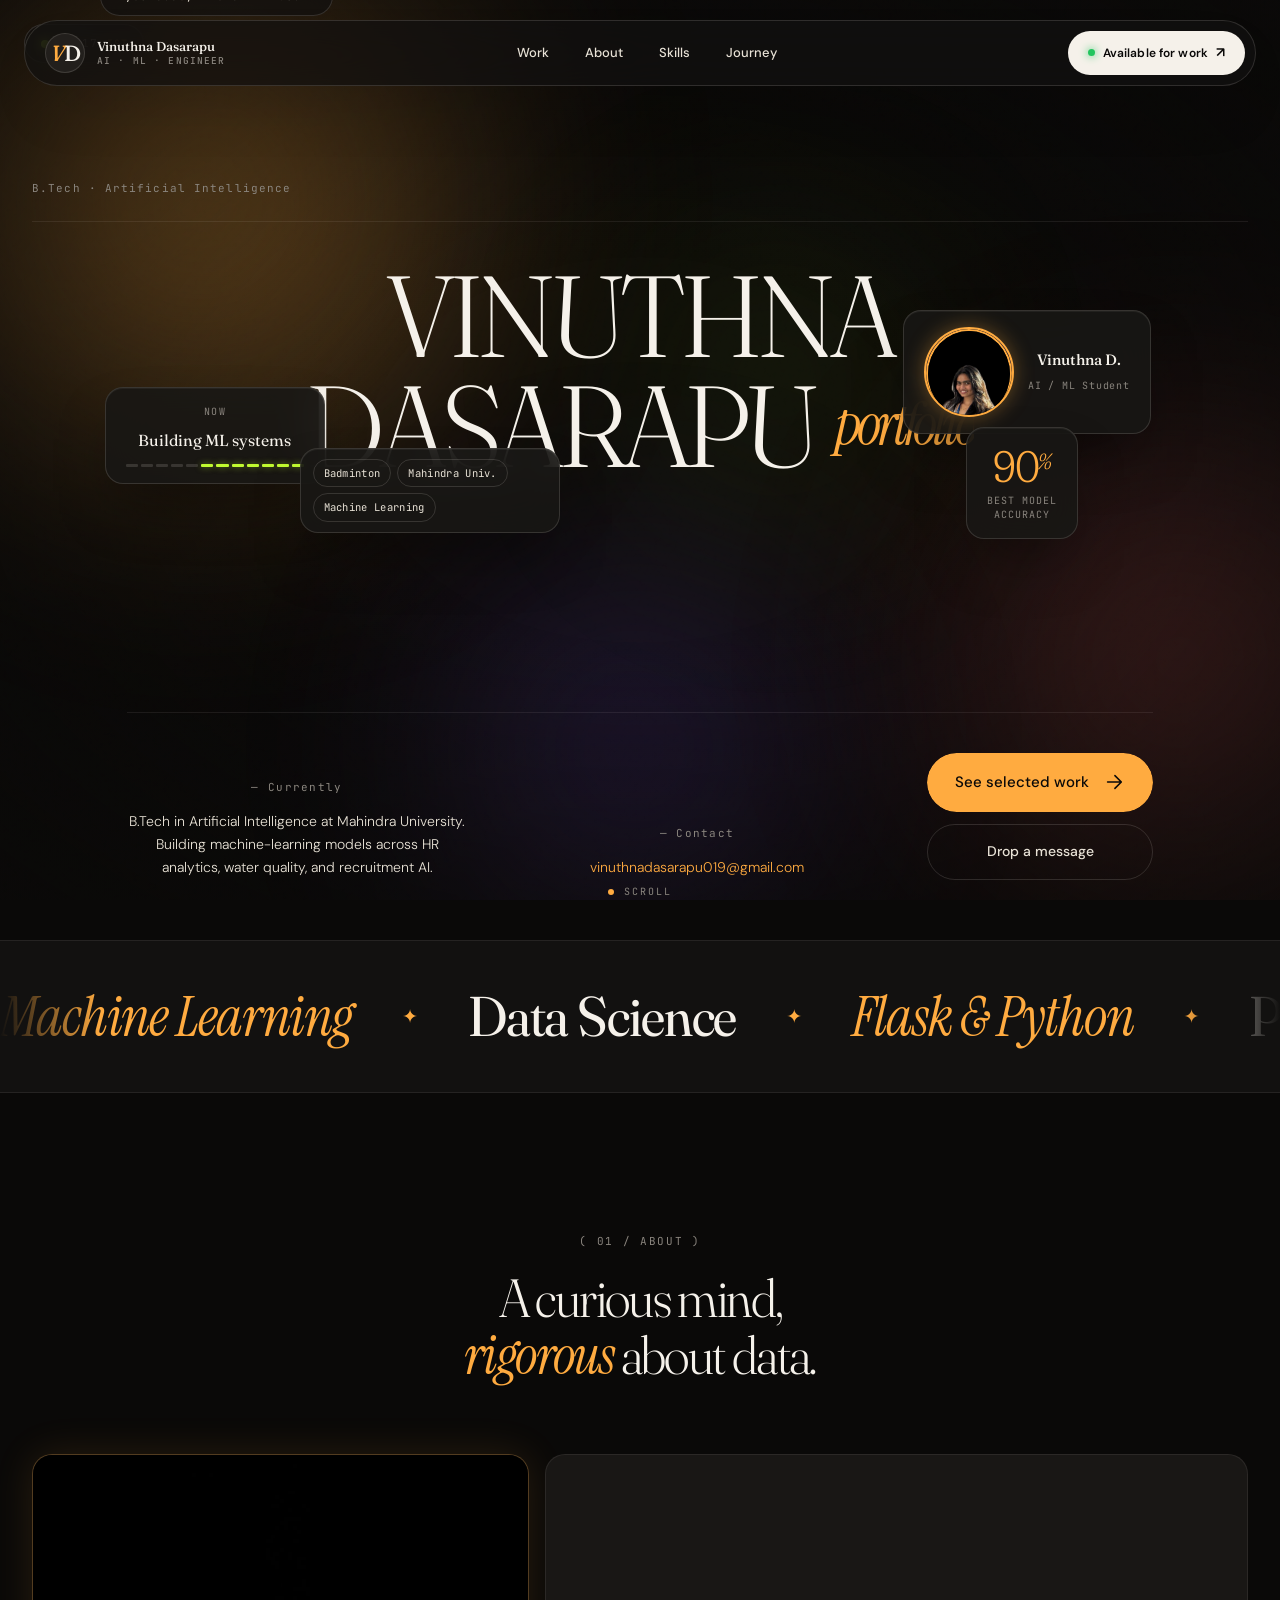
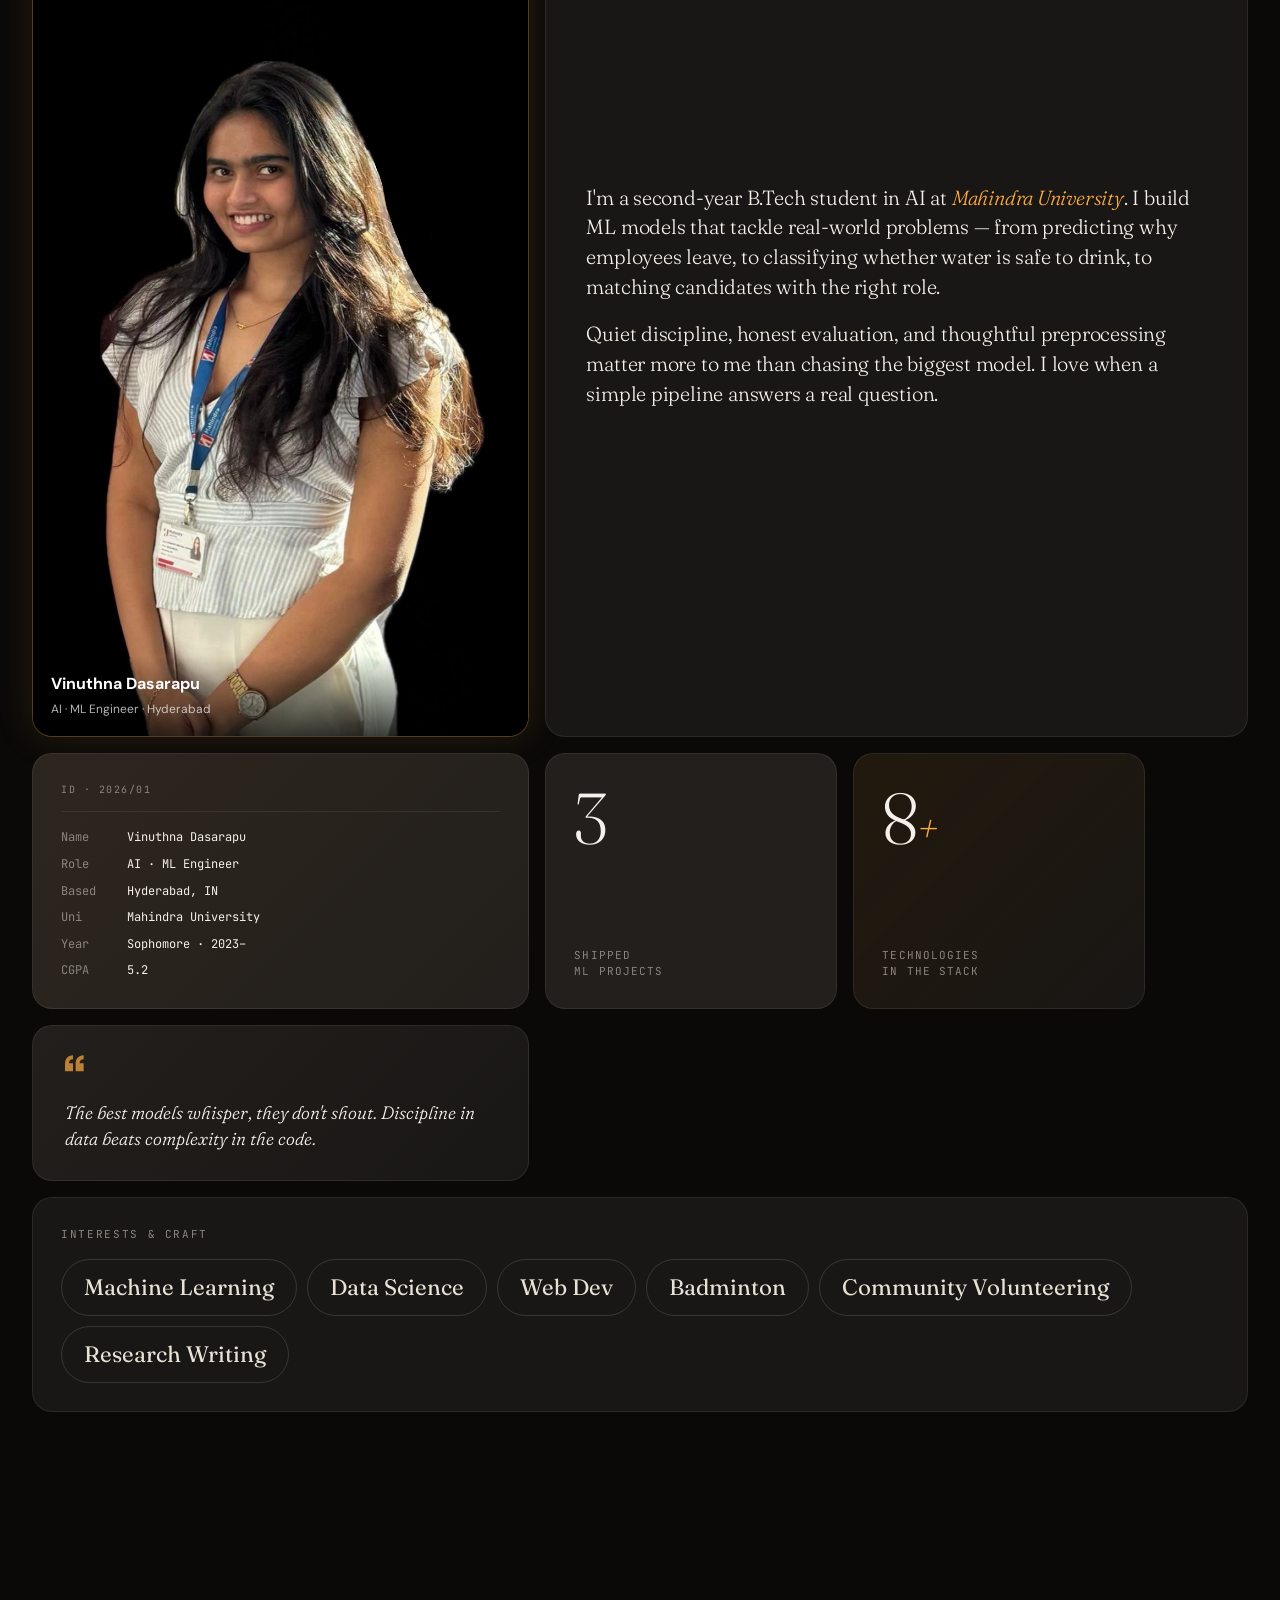
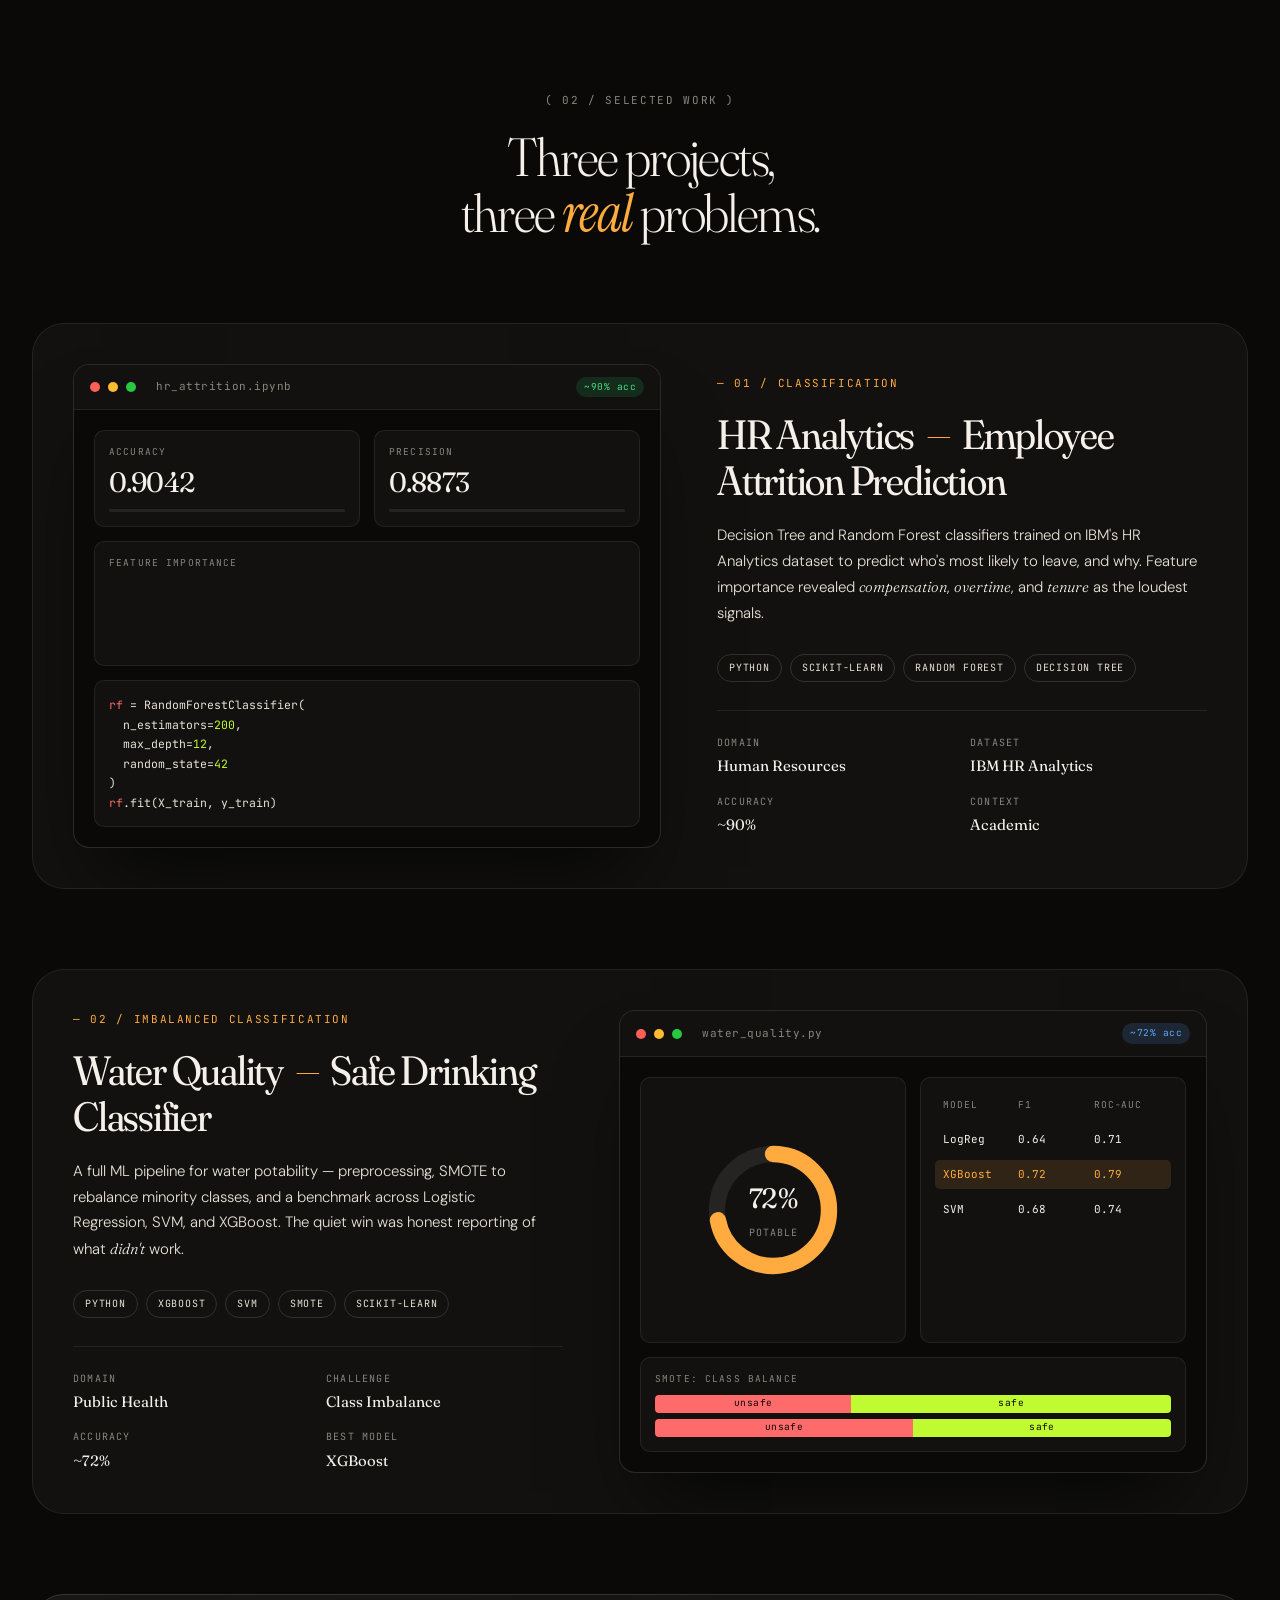
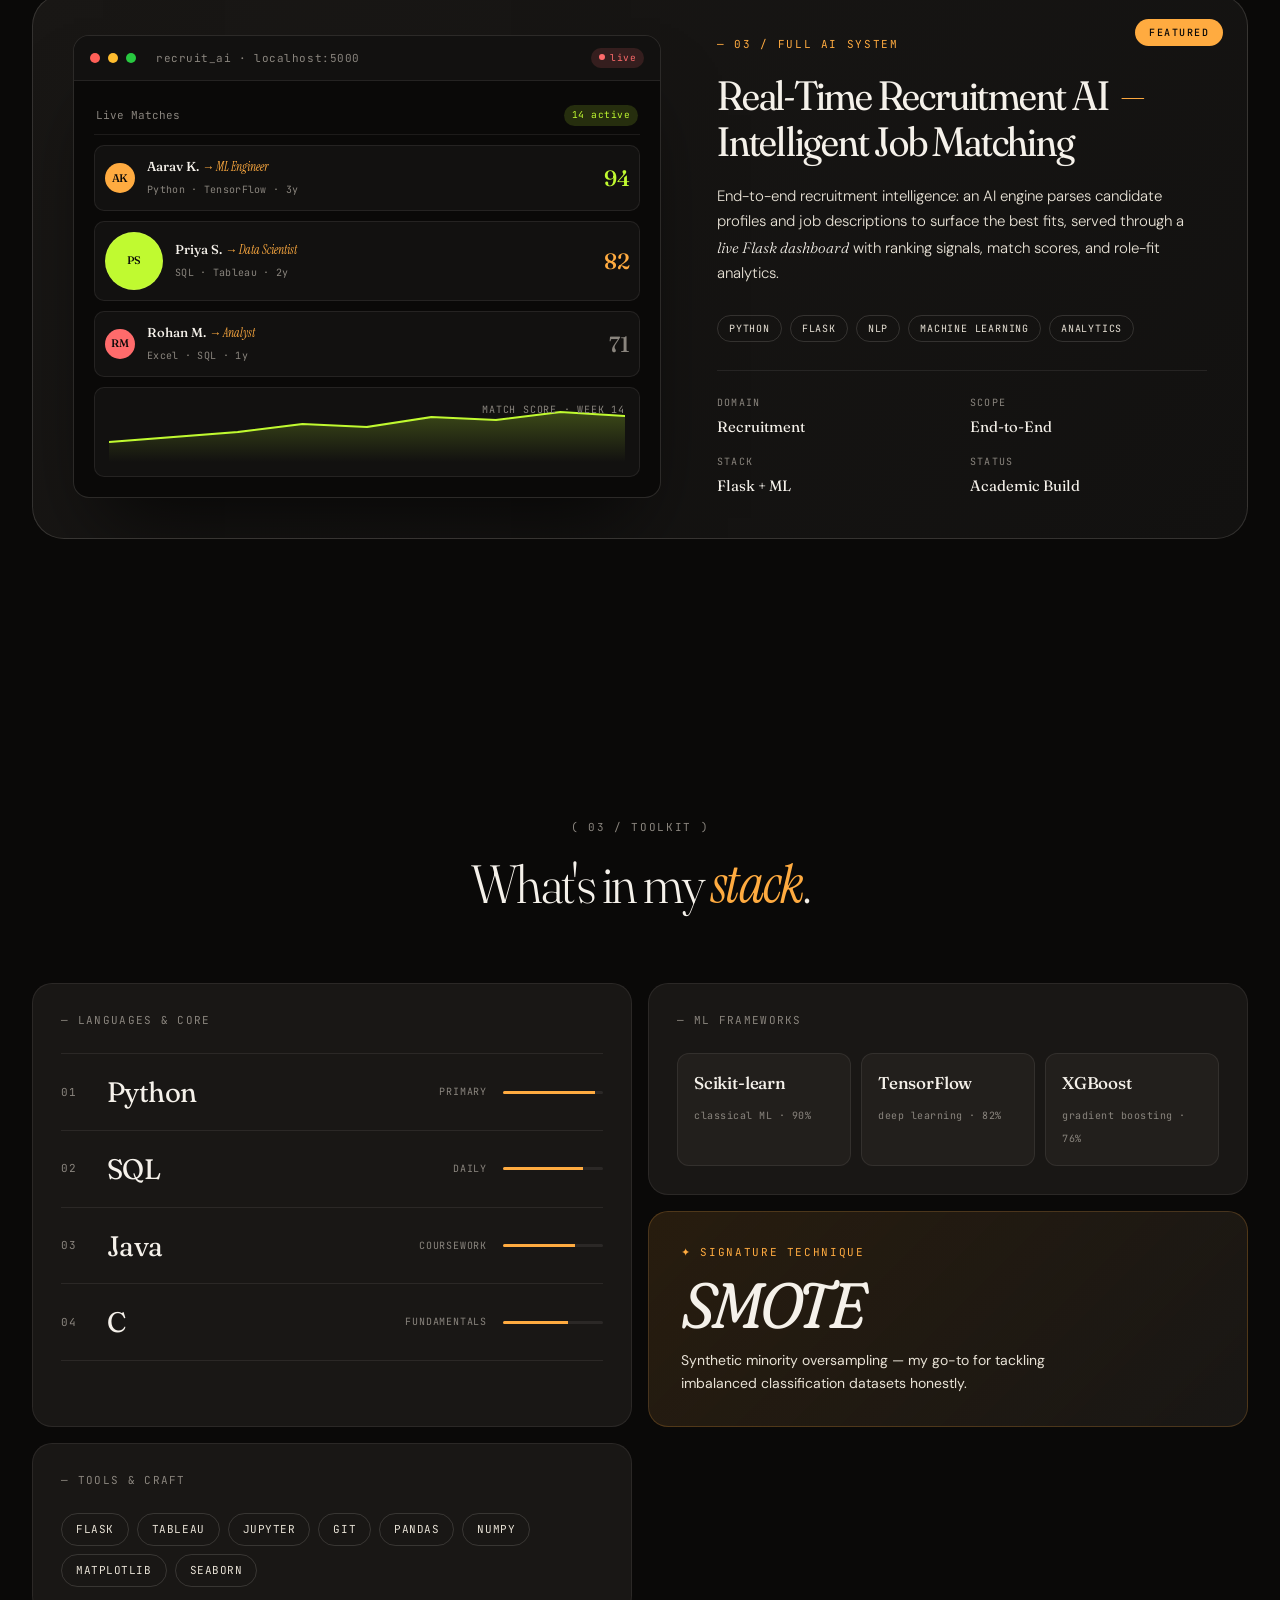
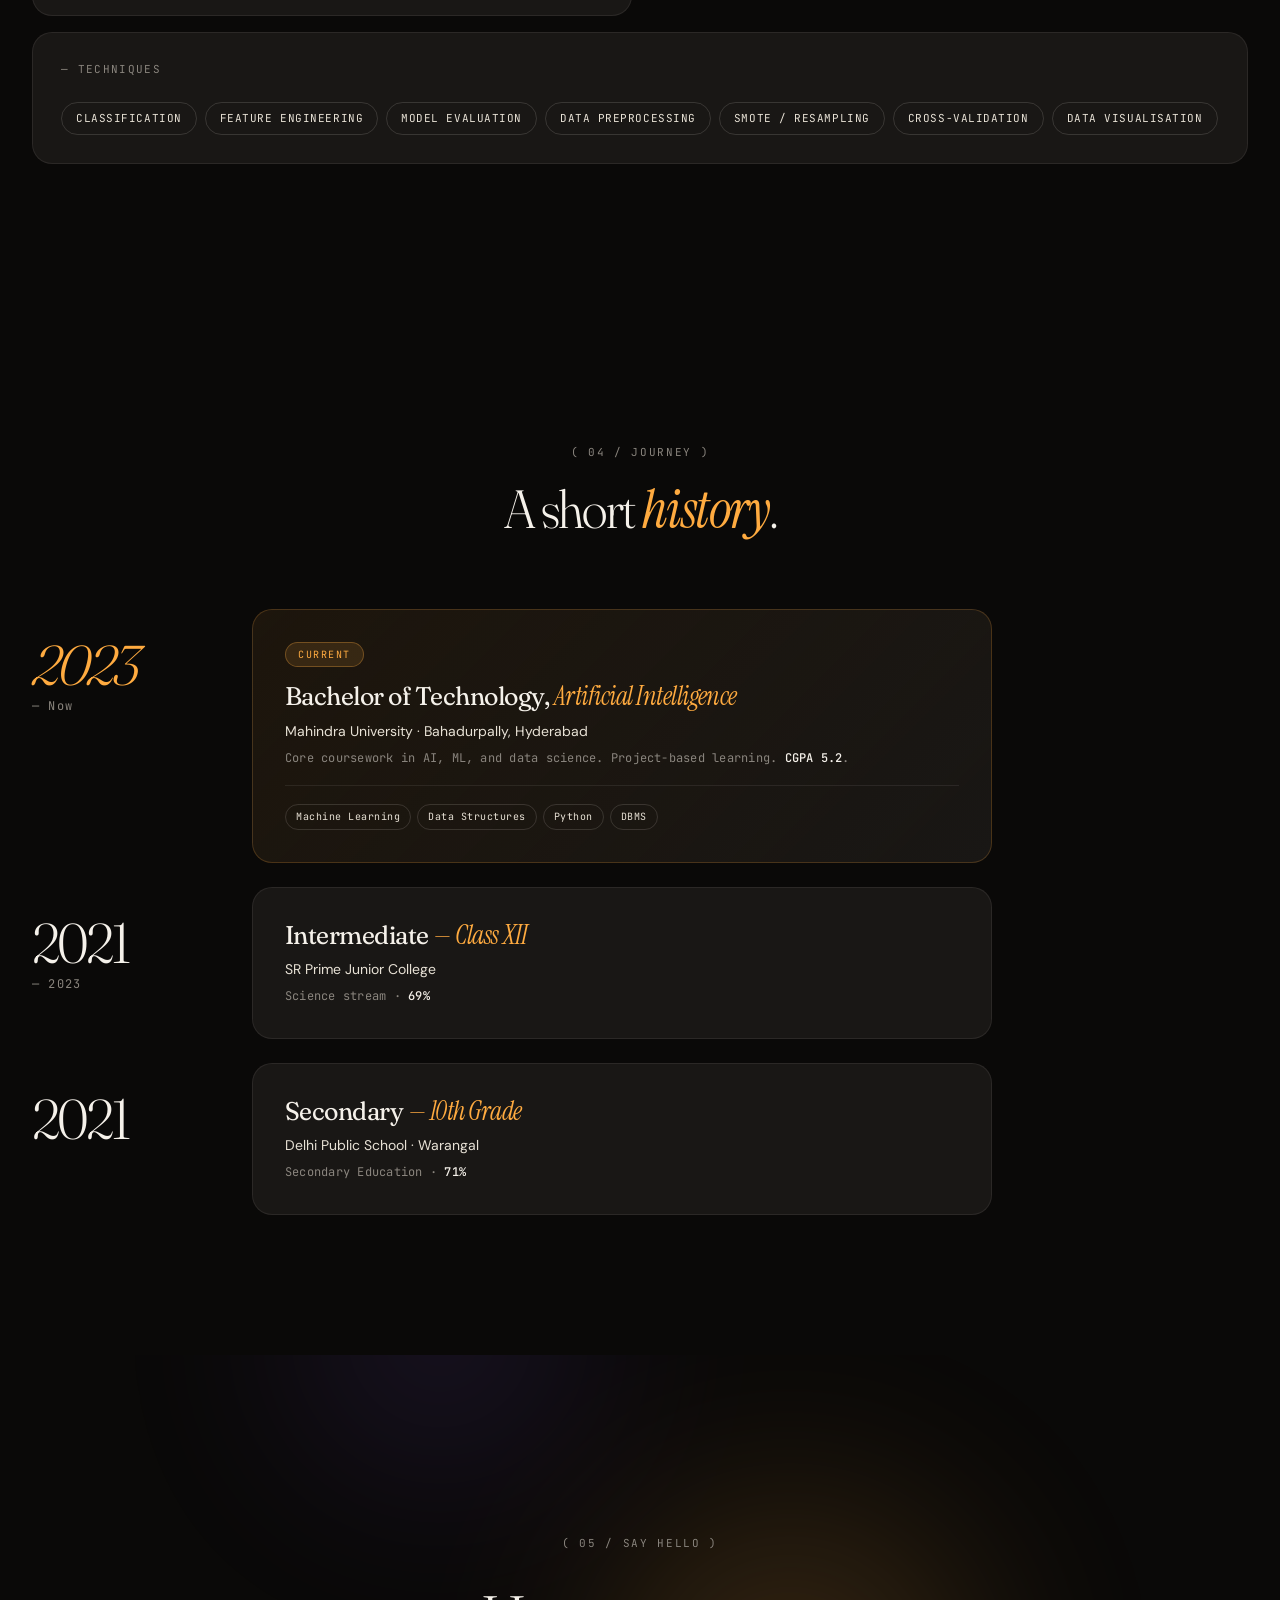
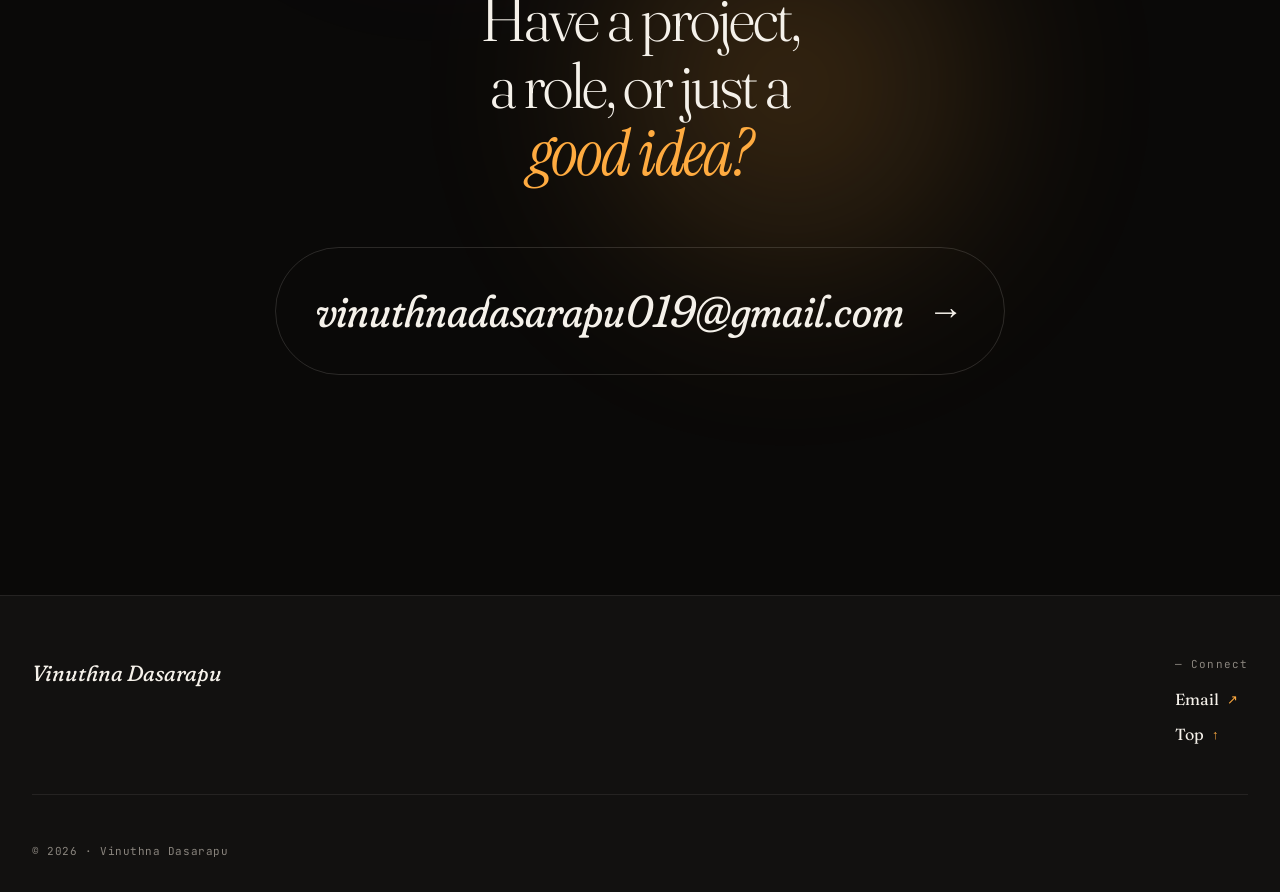
<file: index.html>
<!DOCTYPE html>
<html lang="en">
<head>
  <meta charset="UTF-8" />
  <meta name="viewport" content="width=device-width, initial-scale=1.0" />
  <title>Vinuthna Dasarapu — AI Engineer · Hyderabad</title>
  <link rel="preconnect" href="https://fonts.googleapis.com" />
  <link rel="preconnect" href="https://fonts.gstatic.com" crossorigin />
  <link href="https://fonts.googleapis.com/css2?family=Fraunces:ital,opsz,wght@0,9..144,300;0,9..144,400;0,9..144,500;0,9..144,600;0,9..144,700;0,9..144,900;1,9..144,300;1,9..144,400;1,9..144,500&family=Instrument+Serif:ital@0;1&family=DM+Sans:opsz,wght@9..40,300;9..40,400;9..40,500;9..40,600;9..40,700&family=JetBrains+Mono:wght@300;400;500&display=swap" rel="stylesheet" />
  <link rel="stylesheet" href="styles.css" />
</head>
<body>

  <!-- ═════════ LOADER ═════════ -->
  <div class="loader" id="loader">
    <div class="loader-grid"></div>
    <div class="loader-content">
      <span class="loader-name"><em>V</em>inuthna</span>
      <span class="loader-count"><span id="loadNum">0</span><small>%</small></span>
    </div>
  </div>

  <!-- ═════════ CURSOR ═════════ -->
  <div class="cursor" id="cursor">
    <span class="cur-inner"></span>
    <span class="cur-label" id="curLabel"></span>
  </div>

  <!-- ═════════ AURORA BG ═════════ -->
  <div class="aurora">
    <div class="orb orb-1"></div>
    <div class="orb orb-2"></div>
    <div class="orb orb-3"></div>
    <div class="orb orb-4"></div>
  </div>
  <div class="noise"></div>
  <div class="vignette"></div>

  <!-- ═════════ FLOATING CHIPS ═════════ -->
  <div class="float-chip chip-time" id="chipTime">
    <span class="cd"></span>
    <span id="liveTime">00:00</span>
    <em>IST</em>
  </div>
  <div class="float-chip chip-loc">Hyderabad, India · 17.38°N</div>

  <!-- ═════════ NAV ═════════ -->
  <header id="nav">
    <div class="nav-inner">
      <a href="#top" class="brand">
        <span class="brand-glyph"><em>V</em>D</span>
        <span class="brand-txt">Vinuthna Dasarapu<small>AI · ML · Engineer</small></span>
      </a>
      <nav class="nav-pills">
        <a href="#work"><span>Work</span></a>
        <a href="#about"><span>About</span></a>
        <a href="#skills"><span>Skills</span></a>
        <a href="#journey"><span>Journey</span></a>
      </nav>
      <a href="mailto:vinuthnadasarapu019@gmail.com" class="nav-cta">
        <span class="ncta-dot"></span>
        <span>Available for work</span>
        <span class="ncta-arrow">↗</span>
      </a>
    </div>
  </header>

  <!-- ═════════ HERO ═════════ -->
  <section id="top" class="hero">
    <div class="hero-top-line">
      <span>B.Tech · Artificial Intelligence</span>
    </div>

    <div class="hero-stage">
      <h1 class="hero-title">
        <span class="ht-line"><span class="ht-word" data-word="VINUTHNA">VINUTHNA</span></span>
        <span class="ht-line ht-line-2">
          <span class="ht-word" data-word="DASARAPU">DASARAPU</span>
          <em class="ht-italic">portfolio</em>
        </span>
      </h1>

      <!-- Floating cards over the title -->
      <div class="f-card fc-avatar">
        <div class="fc-avatar-art">
          <img src="profile.jpg" alt="Vinuthna Dasarapu photo" style="width:90px;height:90px;object-fit:cover;object-position:top;border-radius:50%;border:2px solid var(--accent);box-shadow:0 0 20px rgba(139,92,246,0.4);" />
        </div>
        <div class="fc-avatar-meta">
          <strong>Vinuthna D.</strong>
          <span>AI / ML Student</span>
        </div>
      </div>

      <div class="f-card fc-status">
        <span class="fc-s-label">Now</span>
        <span class="fc-s-main">Building ML systems</span>
        <div class="fc-s-meter">
          <span></span><span></span><span></span><span></span><span></span>
          <span class="on"></span><span class="on"></span><span class="on"></span>
          <span class="on"></span><span class="on"></span>
          <span class="on"></span><span class="on"></span>
        </div>
      </div>

      <div class="f-card fc-metric">
        <span class="fc-m-big">90<em>%</em></span>
        <span class="fc-m-label">Best model<br/>accuracy</span>
      </div>

      <div class="f-card fc-tag">
        <span class="fc-t-tag">Badminton</span>
        <span class="fc-t-tag">Mahindra Univ.</span>
        <span class="fc-t-tag">Machine Learning</span>
      </div>
    </div>

    <div class="hero-foot">
      <div class="hf-col">
        <span class="hf-lbl">— Currently</span>
        <p>B.Tech in Artificial Intelligence at Mahindra University. Building machine-learning models across HR analytics, water quality, and recruitment AI.</p>
      </div>
      <div class="hf-col">
        <span class="hf-lbl">— Contact</span>
        <p>
          <a href="mailto:vinuthnadasarapu019@gmail.com">vinuthnadasarapu019@gmail.com</a>
        </p>
      </div>
      <div class="hf-col hf-cta">
        <a href="#work" class="big-btn">
          <span class="bb-bg"></span>
          <span class="bb-text">See selected work</span>
          <span class="bb-arrow">
            <svg viewBox="0 0 24 24" width="22" height="22"><path d="M5 12h14M13 5l7 7-7 7" stroke="currentColor" stroke-width="1.7" stroke-linecap="round" stroke-linejoin="round" fill="none"/></svg>
          </span>
        </a>
        <a href="#contact" class="ghost-btn">Drop a message</a>
      </div>
    </div>

    <div class="scroll-ind">
      <span class="si-dot"></span>
      <span>scroll</span>
    </div>
  </section>

  <!-- ═════════ MARQUEE ═════════ -->
  <div class="mar">
    <div class="mar-track">
      <span><em>Machine Learning</em></span><span class="mar-dot">✦</span>
      <span>Data Science</span><span class="mar-dot">✦</span>
      <span><em>Flask &amp; Python</em></span><span class="mar-dot">✦</span>
      <span>Predictive Models</span><span class="mar-dot">✦</span>
      <span><em>TensorFlow</em></span><span class="mar-dot">✦</span>
      <span>Scikit-learn</span><span class="mar-dot">✦</span>
      <span><em>XGBoost</em></span><span class="mar-dot">✦</span>
      <span>Tableau</span><span class="mar-dot">✦</span>
      <span><em>Machine Learning</em></span><span class="mar-dot">✦</span>
      <span>Data Science</span><span class="mar-dot">✦</span>
      <span><em>Flask &amp; Python</em></span><span class="mar-dot">✦</span>
      <span>Predictive Models</span><span class="mar-dot">✦</span>
      <span><em>TensorFlow</em></span><span class="mar-dot">✦</span>
      <span>Scikit-learn</span><span class="mar-dot">✦</span>
      <span><em>XGBoost</em></span><span class="mar-dot">✦</span>
      <span>Tableau</span><span class="mar-dot">✦</span>
    </div>
  </div>

  <!-- ═════════ ABOUT (BENTO) ═════════ -->
  <section id="about" class="about">
    <div class="sec-head">
      <span class="sec-num">( 01 / About )</span>
      <h2 class="sec-title">A curious mind,<br/><em>rigorous</em> about data.</h2>
    </div>

    <div class="bento">
      <div class="b b-photo">
        <img src="profile.jpg" alt="Vinuthna Dasarapu" style="width:100%;height:100%;object-fit:cover;object-position:top center;border-radius:16px;display:block;" />
        <div style="position:absolute;bottom:0;left:0;right:0;padding:16px 18px;background:linear-gradient(to top,rgba(0,0,0,0.75) 0%,transparent 100%);border-radius:0 0 16px 16px;">
          <strong style="font-family:var(--font-head);font-size:1rem;color:#fff;display:block;">Vinuthna Dasarapu</strong>
          <span style="font-size:0.75rem;color:rgba(255,255,255,0.7);">AI · ML Engineer · Hyderabad</span>
        </div>
      </div>

      <div class="b b-lede">
        <p>I'm a second-year B.Tech student in AI at <em>Mahindra University</em>. I build ML models that tackle real-world problems — from predicting why employees leave, to classifying whether water is safe to drink, to matching candidates with the right role.</p>
        <p>Quiet discipline, honest evaluation, and thoughtful preprocessing matter more to me than chasing the biggest model. I love when a simple pipeline answers a real question.</p>
      </div>

      <div class="b b-id">
        <div class="b-id-head">ID · 2026/01</div>
        <div class="b-id-mono">
          <div><span>Name</span>Vinuthna Dasarapu</div>
          <div><span>Role</span>AI · ML Engineer</div>
          <div><span>Based</span>Hyderabad, IN</div>
          <div><span>Uni</span>Mahindra University</div>
          <div><span>Year</span>Sophomore · 2023–</div>
          <div><span>CGPA</span>5.2</div>
        </div>
      </div>

      <div class="b b-count">
        <span class="b-count-big" data-count="3">0</span>
        <span class="b-count-lbl">Shipped<br/>ML projects</span>
      </div>

      <div class="b b-count alt">
        <span class="b-count-big"><span data-count="8">0</span><em>+</em></span>
        <span class="b-count-lbl">Technologies<br/>in the stack</span>
      </div>

      <div class="b b-quote">
        <svg class="b-qmark" viewBox="0 0 24 24" width="32" height="32"><path d="M6 10c0-3 2-6 6-6v3c-2 0-3 1-3 3h3v6H6v-6zm8 0c0-3 2-6 6-6v3c-2 0-3 1-3 3h3v6h-6v-6z" fill="currentColor"/></svg>
        <p>The best models whisper, they don't shout. Discipline in data beats complexity in the code.</p>
      </div>

      <div class="b b-interests">
        <span class="b-i-lbl">Interests &amp; craft</span>
        <div class="b-i-list">
          <span>Machine Learning</span>
          <span>Data Science</span>
          <span>Web Dev</span>
          <span>Badminton</span>
          <span>Community Volunteering</span>
          <span>Research Writing</span>
        </div>
      </div>
    </div>
  </section>

  <!-- ═════════ WORK ═════════ -->
  <section id="work" class="work">
    <div class="sec-head">
      <span class="sec-num">( 02 / Selected Work )</span>
      <h2 class="sec-title">Three projects,<br/>three <em>real</em> problems.</h2>
    </div>

    <!-- PROJECT 01 -->
    <article class="proj" data-tilt>
      <div class="proj-layout">
        <div class="proj-visual">
          <div class="mock mock-hr">
            <div class="mock-bar">
              <span class="mb-dot r"></span><span class="mb-dot y"></span><span class="mb-dot g"></span>
              <span class="mb-title">hr_attrition.ipynb</span>
              <span class="mb-pill">~90% acc</span>
            </div>
            <div class="mock-body">
              <div class="mk-panel mk-stat">
                <span class="mk-lbl">accuracy</span>
                <span class="mk-val">0.9042</span>
                <div class="mk-progress"><div style="width:90%"></div></div>
              </div>
              <div class="mk-panel mk-stat">
                <span class="mk-lbl">precision</span>
                <span class="mk-val">0.8873</span>
                <div class="mk-progress"><div style="width:88%"></div></div>
              </div>
              <div class="mk-chart">
                <span class="mk-lbl">feature importance</span>
                <div class="mk-bars">
                  <div style="--h:.82"><em>MonthlyIncome</em></div>
                  <div style="--h:.68"><em>OverTime</em></div>
                  <div style="--h:.55"><em>Age</em></div>
                  <div style="--h:.44"><em>JobRole</em></div>
                  <div style="--h:.31"><em>YearsAtCo</em></div>
                  <div style="--h:.22"><em>Distance</em></div>
                </div>
              </div>
              <div class="mk-code">
                <em>rf</em> = RandomForestClassifier(<br/>
                &nbsp;&nbsp;n_estimators=<span>200</span>,<br/>
                &nbsp;&nbsp;max_depth=<span>12</span>,<br/>
                &nbsp;&nbsp;random_state=<span>42</span><br/>
                )<br/>
                <em>rf</em>.fit(X_train, y_train)
              </div>
            </div>
          </div>
        </div>
        <div class="proj-info">
          <span class="proj-num">— 01 / Classification</span>
          <h3 class="proj-title">HR Analytics <em>—</em> Employee Attrition Prediction</h3>
          <p class="proj-desc">Decision Tree and Random Forest classifiers trained on IBM's HR Analytics dataset to predict who's most likely to leave, and why. Feature importance revealed <em>compensation</em>, <em>overtime</em>, and <em>tenure</em> as the loudest signals.</p>
          <div class="proj-tags"><span>Python</span><span>Scikit-learn</span><span>Random Forest</span><span>Decision Tree</span></div>
          <div class="proj-meta">
            <div><span>Domain</span>Human Resources</div>
            <div><span>Dataset</span>IBM HR Analytics</div>
            <div><span>Accuracy</span>~90%</div>
            <div><span>Context</span>Academic</div>
          </div>
        </div>
      </div>
    </article>

    <!-- PROJECT 02 -->
    <article class="proj" data-tilt>
      <div class="proj-layout reverse">
        <div class="proj-visual">
          <div class="mock mock-water">
            <div class="mock-bar">
              <span class="mb-dot r"></span><span class="mb-dot y"></span><span class="mb-dot g"></span>
              <span class="mb-title">water_quality.py</span>
              <span class="mb-pill alt">~72% acc</span>
            </div>
            <div class="mock-body">
              <div class="wc-donut">
                <svg viewBox="0 0 120 120">
                  <circle cx="60" cy="60" r="48" fill="none" stroke="rgba(255,255,255,0.08)" stroke-width="14"/>
                  <circle cx="60" cy="60" r="48" fill="none" stroke="var(--accent)" stroke-width="14"
                          stroke-dasharray="217 301.6" stroke-linecap="round" transform="rotate(-90 60 60)"/>
                </svg>
                <div class="wc-center"><strong>72%</strong><span>potable</span></div>
              </div>
              <div class="mk-ds">
                <div class="mk-ds-row head"><span>Model</span><span>F1</span><span>Roc-AUC</span></div>
                <div class="mk-ds-row"><span>LogReg</span><span>0.64</span><span>0.71</span></div>
                <div class="mk-ds-row hl"><span>XGBoost</span><span>0.72</span><span>0.79</span></div>
                <div class="mk-ds-row"><span>SVM</span><span>0.68</span><span>0.74</span></div>
              </div>
              <div class="mk-smote">
                <span class="mk-lbl">SMOTE: class balance</span>
                <div class="mk-split">
                  <div class="s-a" style="width:38%">unsafe</div>
                  <div class="s-b" style="width:62%">safe</div>
                </div>
                <div class="mk-split after">
                  <div class="s-a" style="width:50%">unsafe</div>
                  <div class="s-b" style="width:50%">safe</div>
                </div>
              </div>
            </div>
          </div>
        </div>
        <div class="proj-info">
          <span class="proj-num">— 02 / Imbalanced Classification</span>
          <h3 class="proj-title">Water Quality <em>—</em> Safe Drinking Classifier</h3>
          <p class="proj-desc">A full ML pipeline for water potability — preprocessing, SMOTE to rebalance minority classes, and a benchmark across Logistic Regression, SVM, and XGBoost. The quiet win was honest reporting of what <em>didn't</em> work.</p>
          <div class="proj-tags"><span>Python</span><span>XGBoost</span><span>SVM</span><span>SMOTE</span><span>Scikit-learn</span></div>
          <div class="proj-meta">
            <div><span>Domain</span>Public Health</div>
            <div><span>Challenge</span>Class Imbalance</div>
            <div><span>Accuracy</span>~72%</div>
            <div><span>Best Model</span>XGBoost</div>
          </div>
        </div>
      </div>
    </article>

    <!-- PROJECT 03 -->
    <article class="proj proj-featured" data-tilt>
      <div class="featured-ribbon">Featured</div>
      <div class="proj-layout">
        <div class="proj-visual">
          <div class="mock mock-recruit">
            <div class="mock-bar">
              <span class="mb-dot r"></span><span class="mb-dot y"></span><span class="mb-dot g"></span>
              <span class="mb-title">recruit_ai · localhost:5000</span>
              <span class="mb-pill live">live</span>
            </div>
            <div class="mock-body rc-body">
              <div class="rc-head">
                <span>Live Matches</span>
                <span class="rc-badge">14 active</span>
              </div>
              <div class="rc-row">
                <span class="rc-avatar a">AK</span>
                <div class="rc-info">
                  <strong>Aarav K. <em>→ ML Engineer</em></strong>
                  <span>Python · TensorFlow · 3y</span>
                </div>
                <span class="rc-score hi">94</span>
              </div>
              <div class="rc-row">
                <span class="rc-avatar b">PS</span>
                <div class="rc-info">
                  <strong>Priya S. <em>→ Data Scientist</em></strong>
                  <span>SQL · Tableau · 2y</span>
                </div>
                <span class="rc-score md">82</span>
              </div>
              <div class="rc-row">
                <span class="rc-avatar c">RM</span>
                <div class="rc-info">
                  <strong>Rohan M. <em>→ Analyst</em></strong>
                  <span>Excel · SQL · 1y</span>
                </div>
                <span class="rc-score lo">71</span>
              </div>
              <div class="rc-graph">
                <svg viewBox="0 0 240 60" preserveAspectRatio="none">
                  <polyline points="0,40 30,35 60,30 90,22 120,25 150,15 180,18 210,10 240,14"
                            stroke="var(--accent-2)" stroke-width="2" fill="none" stroke-linecap="round"/>
                  <polyline points="0,40 30,35 60,30 90,22 120,25 150,15 180,18 210,10 240,14 240,60 0,60"
                            fill="url(#rcGrad)" opacity="0.4"/>
                  <defs>
                    <linearGradient id="rcGrad" x1="0" y1="0" x2="0" y2="1">
                      <stop offset="0" stop-color="var(--accent-2)" stop-opacity="0.6"/>
                      <stop offset="1" stop-color="var(--accent-2)" stop-opacity="0"/>
                    </linearGradient>
                  </defs>
                </svg>
                <span class="rc-g-lbl">match score · week 14</span>
              </div>
            </div>
          </div>
        </div>
        <div class="proj-info">
          <span class="proj-num">— 03 / Full AI System</span>
          <h3 class="proj-title">Real-Time Recruitment AI<em> — </em>Intelligent Job Matching</h3>
          <p class="proj-desc">End-to-end recruitment intelligence: an AI engine parses candidate profiles and job descriptions to surface the best fits, served through a <em>live Flask dashboard</em> with ranking signals, match scores, and role-fit analytics.</p>
          <div class="proj-tags"><span>Python</span><span>Flask</span><span>NLP</span><span>Machine Learning</span><span>Analytics</span></div>
          <div class="proj-meta">
            <div><span>Domain</span>Recruitment</div>
            <div><span>Scope</span>End-to-End</div>
            <div><span>Stack</span>Flask + ML</div>
            <div><span>Status</span>Academic Build</div>
          </div>
        </div>
      </div>
    </article>
  </section>

  <!-- ═════════ SKILLS BENTO ═════════ -->
  <section id="skills" class="skills">
    <div class="sec-head">
      <span class="sec-num">( 03 / Toolkit )</span>
      <h2 class="sec-title">What's in my <em>stack</em>.</h2>
    </div>

    <div class="sk-bento">
      <div class="sb sb-main">
        <span class="sb-head">— Languages &amp; Core</span>
        <ul class="sb-rank">
          <li><span class="sbr-rank">01</span><span class="sbr-name">Python</span><span class="sbr-exp">primary</span><span class="sbr-bar"><em style="--w:92%"></em></span></li>
          <li><span class="sbr-rank">02</span><span class="sbr-name">SQL</span><span class="sbr-exp">daily</span><span class="sbr-bar"><em style="--w:80%"></em></span></li>
          <li><span class="sbr-rank">03</span><span class="sbr-name">Java</span><span class="sbr-exp">coursework</span><span class="sbr-bar"><em style="--w:72%"></em></span></li>
          <li><span class="sbr-rank">04</span><span class="sbr-name">C</span><span class="sbr-exp">fundamentals</span><span class="sbr-bar"><em style="--w:65%"></em></span></li>
        </ul>
      </div>

      <div class="sb sb-ml">
        <span class="sb-head">— ML Frameworks</span>
        <div class="sb-ml-cards">
          <div class="sbmc"><strong>Scikit-learn</strong><span>classical ML · 90%</span></div>
          <div class="sbmc"><strong>TensorFlow</strong><span>deep learning · 82%</span></div>
          <div class="sbmc"><strong>XGBoost</strong><span>gradient boosting · 76%</span></div>
        </div>
      </div>

      <div class="sb sb-highlight">
        <span class="sb-h-lbl">✦ Signature technique</span>
        <strong class="sb-h-big">SMOTE</strong>
        <p>Synthetic minority oversampling — my go-to for tackling imbalanced classification datasets honestly.</p>
      </div>

      <div class="sb sb-tools">
        <span class="sb-head">— Tools &amp; craft</span>
        <div class="sb-pills">
          <span>Flask</span><span>Tableau</span><span>Jupyter</span><span>Git</span>
          <span>Pandas</span><span>NumPy</span><span>Matplotlib</span><span>Seaborn</span>
        </div>
      </div>

      <div class="sb sb-techniques">
        <span class="sb-head">— Techniques</span>
        <div class="sb-pills">
          <span>Classification</span><span>Feature Engineering</span><span>Model Evaluation</span>
          <span>Data Preprocessing</span><span>SMOTE / Resampling</span><span>Cross-Validation</span>
          <span>Data Visualisation</span>
        </div>
      </div>
    </div>
  </section>

  <!-- ═════════ JOURNEY / TIMELINE ═════════ -->
  <section id="journey" class="journey">
    <div class="sec-head">
      <span class="sec-num">( 04 / Journey )</span>
      <h2 class="sec-title">A short <em>history</em>.</h2>
    </div>

    <div class="jr-list">
      <div class="jr active">
        <div class="jr-year"><span class="jy-big">2023</span><span class="jy-sm">— Now</span></div>
        <div class="jr-card">
          <span class="jr-tag">current</span>
          <h3>Bachelor of Technology, <em>Artificial Intelligence</em></h3>
          <p class="jr-place">Mahindra University · Bahadurpally, Hyderabad</p>
          <p class="jr-detail">Core coursework in AI, ML, and data science. Project-based learning. <strong>CGPA 5.2</strong>.</p>
          <div class="jr-chips">
            <span>Machine Learning</span><span>Data Structures</span><span>Python</span><span>DBMS</span>
          </div>
        </div>
      </div>
      <div class="jr">
        <div class="jr-year"><span class="jy-big">2021</span><span class="jy-sm">— 2023</span></div>
        <div class="jr-card">
          <h3>Intermediate <em>— Class XII</em></h3>
          <p class="jr-place">SR Prime Junior College</p>
          <p class="jr-detail">Science stream · <strong>69%</strong></p>
        </div>
      </div>
      <div class="jr">
        <div class="jr-year"><span class="jy-big">2021</span></div>
        <div class="jr-card">
          <h3>Secondary <em>— 10th Grade</em></h3>
          <p class="jr-place">Delhi Public School · Warangal</p>
          <p class="jr-detail">Secondary Education · <strong>71%</strong></p>
        </div>
      </div>
    </div>
  </section>

  <!-- ═════════ CONTACT CTA ═════════ -->
  <section id="contact" class="contact">
    <div class="c-bg">
      <div class="c-orb c-orb-1"></div>
      <div class="c-orb c-orb-2"></div>
    </div>
    <span class="sec-num">( 05 / Say Hello )</span>
    <h2 class="c-big">
      <span>Have a project,</span><br/>
      <span>a role, or just a</span><br/>
      <span><em>good idea?</em></span>
    </h2>
    <a href="mailto:vinuthnadasarapu019@gmail.com" class="c-email">
      <span>vinuthnadasarapu019@gmail.com</span>
      <span class="c-arrow">→</span>
    </a>
  </section>

  <!-- ═════════ FOOTER ═════════ -->
  <footer>
    <div class="foot-top">
      <div class="foot-sig">
        <span class="fs-name">Vinuthna Dasarapu</span>
      </div>
      <div class="foot-links">
        <span class="fl-lbl">— Connect</span>
        <a href="mailto:vinuthnadasarapu019@gmail.com">Email <em>↗</em></a>
        <a href="#top">Top <em>↑</em></a>
      </div>
    </div>
    <div class="foot-bot">
      <span>© 2026 · Vinuthna Dasarapu</span>
    </div>
  </footer>

  <script src="script.js"></script>
</body>
</html>
</file>
<file: styles.css>
/* ═══════════════════════════════════════════════
   VINUTHNA DASARAPU — DARK ATELIER EDITION
   ═══════════════════════════════════════════════ */

:root {
  --bg-0:    #0a0908;
  --bg-1:    #121110;
  --bg-2:    #191715;
  --bg-3:    #221f1c;
  --cream:   #f5f1ea;
  --cream-2: #e8e2d6;
  --muted:   #8a857e;
  --dim:     #565049;
  --line:    rgba(245,241,234,0.08);
  --line-2:  rgba(245,241,234,0.14);
  --accent:    #ffab40;   /* warm amber */
  --accent-2:  #c0fa30;   /* electric lime */
  --accent-3:  #ff6b6b;   /* coral */
  --accent-4:  #8b5cf6;   /* violet */
  --font-d:  'Fraunces', ui-serif, Georgia, serif;
  --font-i:  'Instrument Serif', ui-serif, Georgia, serif;
  --font-b:  'DM Sans', ui-sans-serif, system-ui, sans-serif;
  --font-m:  'JetBrains Mono', ui-monospace, Menlo, monospace;
}

*, *::before, *::after { box-sizing: border-box; margin: 0; padding: 0; }
html { scroll-behavior: smooth; -webkit-text-size-adjust: 100%; }
body {
  font-family: var(--font-b);
  background: var(--bg-0);
  color: var(--cream);
  font-size: 15px;
  line-height: 1.55;
  font-weight: 400;
  overflow-x: hidden;
  min-height: 100vh;
  position: relative;
}
a { color: inherit; text-decoration: none; }
button { font: inherit; background: none; border: none; color: inherit; cursor: pointer; }
ul, ol { list-style: none; }
img, svg { display: block; max-width: 100%; }
em { font-style: italic; }
::selection { background: var(--accent); color: var(--bg-0); }
::-webkit-scrollbar { width: 6px; }
::-webkit-scrollbar-track { background: var(--bg-0); }
::-webkit-scrollbar-thumb { background: var(--accent); border-radius: 3px; }

/* ═════════ LOADER ═════════ */
.loader {
  position: fixed; inset: 0; z-index: 9999;
  background: var(--bg-0);
  display: flex; align-items: center; justify-content: center;
  transition: transform 1.4s cubic-bezier(0.76, 0, 0.24, 1);
  overflow: hidden;
}
.loader.done { transform: translateY(-101%); }
.loader-grid {
  position: absolute; inset: 0;
  background-image:
    linear-gradient(rgba(255,171,64,0.05) 1px, transparent 1px),
    linear-gradient(90deg, rgba(255,171,64,0.05) 1px, transparent 1px);
  background-size: 60px 60px;
  opacity: 0.5;
  mask-image: radial-gradient(ellipse at center, black 20%, transparent 70%);
}
.loader-content {
  position: relative; z-index: 2;
  display: flex; flex-direction: column; align-items: center; gap: 20px;
}
.loader-name {
  font-family: var(--font-d);
  font-size: clamp(3rem, 8vw, 6rem);
  font-weight: 300;
  letter-spacing: -0.04em;
  line-height: 1;
  font-variation-settings: "opsz" 144, "SOFT" 50;
}
.loader-name em {
  font-style: italic; color: var(--accent);
  font-variation-settings: "opsz" 144, "SOFT" 100;
}
.loader-count {
  font-family: var(--font-m);
  font-size: 16px;
  color: var(--muted);
  letter-spacing: 0.08em;
}
.loader-count small { opacity: 0.6; }

/* ═════════ CURSOR ═════════ */
@media (hover: hover) and (pointer: fine) {
  body { cursor: auto; }
  a, button { cursor: pointer; }
  .cursor {
    display: none;
  }
  .cur-inner {
    width: 8px; height: 8px;
    background: var(--cream);
    border-radius: 50%;
    transition: all 0.28s cubic-bezier(0.2, 0.8, 0.2, 1);
  }
  .cursor.link .cur-inner { width: 44px; height: 44px; opacity: 0.15; }
  .cur-label {
    position: absolute;
    font-family: var(--font-m);
    font-size: 10px;
    text-transform: uppercase;
    letter-spacing: 0.12em;
    color: var(--bg-0);
    background: var(--accent);
    padding: 10px 18px;
    border-radius: 100px;
    white-space: nowrap;
    mix-blend-mode: normal;
    opacity: 0;
    transform: scale(0.5);
    transition: opacity 0.25s, transform 0.3s cubic-bezier(0.2, 0.8, 0.2, 1);
  }
  .cursor.view .cur-inner { width: 0; height: 0; opacity: 0; }
  .cursor.view .cur-label { opacity: 1; transform: scale(1); }
}

/* ═════════ AURORA BG ═════════ */
.aurora {
  position: fixed; inset: 0;
  z-index: 0;
  pointer-events: none;
  overflow: hidden;
}
.orb {
  position: absolute;
  border-radius: 50%;
  filter: blur(120px);
  opacity: 0.55;
  will-change: transform;
}
.orb-1 {
  width: 700px; height: 700px;
  background: radial-gradient(circle, var(--accent), transparent 70%);
  top: -150px; left: -150px;
  animation: orb-float-1 18s ease-in-out infinite;
}
.orb-2 {
  width: 600px; height: 600px;
  background: radial-gradient(circle, var(--accent-3), transparent 70%);
  top: 40%; right: -200px;
  animation: orb-float-2 22s ease-in-out infinite;
  opacity: 0.35;
}
.orb-3 {
  width: 500px; height: 500px;
  background: radial-gradient(circle, var(--accent-4), transparent 70%);
  bottom: -100px; left: 30%;
  animation: orb-float-3 25s ease-in-out infinite;
  opacity: 0.3;
}
.orb-4 {
  width: 400px; height: 400px;
  background: radial-gradient(circle, var(--accent-2), transparent 70%);
  top: 20%; left: 45%;
  animation: orb-float-4 20s ease-in-out infinite;
  opacity: 0.15;
}
@keyframes orb-float-1 {
  0%,100% { transform: translate(0,0) scale(1); }
  33% { transform: translate(100px, 60px) scale(1.15); }
  66% { transform: translate(-40px, 120px) scale(0.9); }
}
@keyframes orb-float-2 {
  0%,100% { transform: translate(0,0) scale(1); }
  50% { transform: translate(-150px, -80px) scale(1.2); }
}
@keyframes orb-float-3 {
  0%,100% { transform: translate(0,0) scale(1); }
  40% { transform: translate(80px, -100px) scale(1.1); }
  80% { transform: translate(-80px, 40px) scale(0.95); }
}
@keyframes orb-float-4 {
  0%,100% { transform: translate(0,0); }
  50% { transform: translate(-60px, 80px); }
}

.noise {
  position: fixed; inset: 0; z-index: 1;
  pointer-events: none;
  opacity: 0.04;
  background-image: url("data:image/svg+xml,%3Csvg viewBox='0 0 200 200' xmlns='http://www.w3.org/2000/svg'%3E%3Cfilter id='n'%3E%3CfeTurbulence type='fractalNoise' baseFrequency='0.9' numOctaves='3'/%3E%3C/filter%3E%3Crect width='100%25' height='100%25' filter='url(%23n)'/%3E%3C/svg%3E");
  mix-blend-mode: overlay;
}
.vignette {
  position: fixed; inset: 0; z-index: 1;
  pointer-events: none;
  background: radial-gradient(ellipse at center, transparent 30%, rgba(10,9,8,0.55) 100%);
}

/* Content sits above bg */
body > *:not(.aurora):not(.noise):not(.vignette):not(.loader) {
  position: relative; z-index: 2;
}

/* ═════════ FLOATING CHIPS ═════════ */
.float-chip {
  position: fixed; z-index: 150;
  display: inline-flex; align-items: center; gap: 10px;
  padding: 10px 16px;
  background: rgba(18,17,16,0.7);
  border: 1px solid var(--line-2);
  border-radius: 100px;
  font-family: var(--font-m);
  font-size: 11px;
  letter-spacing: 0.06em;
  color: var(--cream-2);
  backdrop-filter: blur(14px);
}
.float-chip em { font-style: normal; color: var(--accent); font-size: 10px; }
.chip-time { top: 24px; left: 24px; }
.chip-time .cd {
  width: 8px; height: 8px; border-radius: 50%;
  background: var(--accent-2);
  box-shadow: 0 0 10px var(--accent-2);
  animation: pulse 2s ease-in-out infinite;
}
.chip-loc { bottom: 24px; right: 24px; }
@keyframes pulse {
  0%,100% { opacity: 1; transform: scale(1); }
  50% { opacity: 0.4; transform: scale(0.7); }
}

/* ═════════ NAV ═════════ */
#nav {
  position: fixed; top: 20px; left: 50%;
  transform: translateX(-50%);
  z-index: 300;
  width: calc(100% - 48px); max-width: 1320px;
  transition: top 0.4s;
}
#nav.scrolled { top: 16px; }
.nav-inner {
  display: grid;
  grid-template-columns: auto 1fr auto;
  align-items: center;
  gap: 24px;
  padding: 10px 10px 10px 20px;
  background: rgba(18,17,16,0.75);
  border: 1px solid var(--line-2);
  border-radius: 100px;
  backdrop-filter: blur(20px) saturate(1.4);
  box-shadow: 0 30px 60px -30px rgba(0,0,0,0.6);
}
.brand {
  display: flex; align-items: center; gap: 12px;
  font-family: var(--font-d); font-size: 13px;
}
.brand-glyph {
  font-family: var(--font-d);
  font-size: 22px;
  font-weight: 500;
  letter-spacing: -0.05em;
  line-height: 1;
  color: var(--cream);
  background: var(--bg-3);
  width: 40px; height: 40px;
  display: flex; align-items: center; justify-content: center;
  border-radius: 50%;
  border: 1px solid var(--line-2);
  font-variation-settings: "opsz" 48, "SOFT" 50;
}
.brand-glyph em { color: var(--accent); font-style: italic; }
.brand-txt {
  display: flex; flex-direction: column; line-height: 1.15;
  font-size: 13px; font-weight: 500;
}
.brand-txt small {
  font-family: var(--font-m);
  font-size: 9.5px;
  color: var(--muted);
  letter-spacing: 0.12em;
  text-transform: uppercase;
  margin-top: 2px;
}
.nav-pills {
  display: flex; justify-content: center; gap: 4px;
}
.nav-pills a {
  position: relative;
  padding: 8px 16px;
  font-size: 13px; font-weight: 500;
  color: var(--cream-2);
  border-radius: 100px;
  transition: color 0.25s, background 0.25s;
}
.nav-pills a::before {
  content: '';
  position: absolute; inset: 0;
  background: var(--bg-3);
  border-radius: 100px;
  transform: scale(0.8);
  opacity: 0;
  transition: opacity 0.25s, transform 0.25s cubic-bezier(0.2, 0.8, 0.2, 1);
  z-index: -1;
}
.nav-pills a:hover::before { opacity: 1; transform: scale(1); }
.nav-pills a:hover { color: var(--accent); }
.nav-pills a span { position: relative; z-index: 1; }

.nav-cta {
  display: inline-flex; align-items: center; gap: 8px;
  padding: 11px 20px;
  background: var(--cream);
  color: var(--bg-0);
  border-radius: 100px;
  font-size: 12px; font-weight: 600;
  letter-spacing: 0.01em;
  transition: background 0.25s, color 0.25s;
}
.nav-cta:hover { background: var(--accent); }
.ncta-dot {
  width: 7px; height: 7px; border-radius: 50%;
  background: #22c55e; box-shadow: 0 0 8px #22c55e;
  animation: pulse 2s ease-in-out infinite;
}
.ncta-arrow { font-size: 14px; transition: transform 0.25s; }
.nav-cta:hover .ncta-arrow { transform: translate(2px,-2px); }

/* ═════════ SECTION HEADERS ═════════ */
.sec-head {
  display: flex; flex-direction: column; gap: 20px;
  align-items: center;
  text-align: center;
  margin-bottom: 70px;
}
.sec-num {
  font-family: var(--font-m);
  font-size: 11px;
  color: var(--muted);
  letter-spacing: 0.15em;
  text-transform: uppercase;
}
.sec-title {
  font-family: var(--font-d);
  font-size: clamp(2rem, 4.2vw, 3.6rem);
  font-weight: 300;
  letter-spacing: -0.03em;
  line-height: 1.05;
  font-variation-settings: "opsz" 144, "SOFT" 30;
  color: var(--cream);
  text-align: center;
}
.sec-title em {
  font-family: var(--font-i);
  font-style: italic;
  font-weight: 400;
  color: var(--accent);
}

/* ═════════ HERO ═════════ */
.hero {
  padding: 140px 32px 60px;
  max-width: 1320px;
  margin: 0 auto;
  min-height: 100vh;
  display: flex; flex-direction: column;
  align-items: center;
  text-align: center;
  position: relative;
}
.hero-top-line {
  display: flex; justify-content: space-between;
  width: 100%;
  font-family: var(--font-m);
  font-size: 11px; color: var(--muted);
  letter-spacing: 0.1em;
  padding-bottom: 24px;
  margin-bottom: 40px;
  border-bottom: 1px solid var(--line);
}
.hero-top-line em { color: var(--accent); font-style: normal; margin-right: 4px; }

.hero-stage {
  position: relative;
  margin-bottom: auto;
  padding-bottom: 80px;
  width: 100%;
  display: flex;
  flex-direction: column;
  align-items: center;
}
.hero-title {
  font-family: var(--font-d);
  font-size: clamp(3rem, 9vw, 8.5rem);
  font-weight: 300;
  line-height: 0.92;
  letter-spacing: -0.04em;
  font-variation-settings: "opsz" 144, "SOFT" 30;
  position: relative;
  z-index: 2;
  text-align: center;
}
.ht-line { display: block; overflow: hidden; padding-bottom: 0.04em; }
.ht-word {
  display: inline-block;
  transform: translateY(105%);
  opacity: 0;
  animation: word-rise 1.1s cubic-bezier(0.2, 0.8, 0.2, 1) forwards;
}
.ht-line:nth-child(1) .ht-word { animation-delay: 1.6s; }
.ht-line:nth-child(2) .ht-word { animation-delay: 1.8s; }
.ht-italic {
  font-family: var(--font-i);
  font-style: italic;
  color: var(--accent);
  font-size: 0.5em;
  vertical-align: 0.4em;
  margin-left: 0.1em;
  display: inline-block;
  opacity: 0;
  animation: word-rise 1s cubic-bezier(0.2, 0.8, 0.2, 1) 2.0s forwards;
  transform: translateY(40px);
}
@keyframes word-rise {
  to { transform: translateY(0); opacity: 1; }
}

/* Floating cards over title */
.f-card {
  position: absolute;
  background: rgba(25,23,21,0.88);
  border: 1px solid var(--line-2);
  border-radius: 18px;
  padding: 16px 20px;
  backdrop-filter: blur(18px);
  box-shadow:
    0 30px 60px -20px rgba(0,0,0,0.5),
    inset 0 1px 0 rgba(255,255,255,0.05);
  z-index: 3;
  opacity: 0;
  animation: card-pop 0.8s cubic-bezier(0.2, 0.8, 0.2, 1) forwards;
  transition: transform 0.5s cubic-bezier(0.2, 0.8, 0.2, 1);
}
@keyframes card-pop {
  from { opacity: 0; transform: translateY(20px) scale(0.9); }
  to { opacity: 1; transform: translateY(0) scale(1); }
}
.fc-avatar {
  top: 16%; right: 8%;
  animation-delay: 2.2s;
  display: flex; align-items: center; gap: 14px;
  animation-name: card-pop, float-a;
  animation-duration: 0.8s, 6s;
  animation-timing-function: cubic-bezier(0.2, 0.8, 0.2, 1), ease-in-out;
  animation-delay: 2.2s, 3.2s;
  animation-iteration-count: 1, infinite;
  animation-fill-mode: forwards, none;
}
.fc-avatar-art {
  width: 90px; height: 90px;
  border-radius: 50%;
  overflow: hidden;
  border: 2px solid var(--accent);
  box-shadow: 0 0 20px rgba(255,171,64,0.35);
}
.fc-avatar-meta strong {
  display: block;
  font-family: var(--font-d);
  font-size: 15px;
  font-weight: 500;
  margin-bottom: 2px;
}
.fc-avatar-meta span {
  font-family: var(--font-m);
  font-size: 10px;
  color: var(--muted);
  letter-spacing: 0.08em;
}

.fc-status {
  bottom: 26%; left: 6%;
  animation-delay: 2.4s;
  width: 220px;
  animation-name: card-pop, float-b;
  animation-duration: 0.8s, 7s;
  animation-timing-function: cubic-bezier(0.2, 0.8, 0.2, 1), ease-in-out;
  animation-delay: 2.4s, 3.4s;
  animation-iteration-count: 1, infinite;
  animation-fill-mode: forwards, none;
}
.fc-s-label {
  font-family: var(--font-m);
  font-size: 10px;
  color: var(--muted);
  letter-spacing: 0.15em; text-transform: uppercase;
  display: block; margin-bottom: 8px;
}
.fc-s-main {
  display: block;
  font-family: var(--font-d);
  font-size: 16px;
  margin-bottom: 12px;
  font-variation-settings: "opsz" 36;
}
.fc-s-meter {
  display: flex; gap: 3px;
}
.fc-s-meter span {
  flex: 1; height: 3px;
  background: var(--line-2);
  border-radius: 1px;
}
.fc-s-meter span.on { background: var(--accent-2); box-shadow: 0 0 6px rgba(192,250,48,0.5); }

.fc-metric {
  top: 55%; right: 14%;
  animation-delay: 2.6s;
  text-align: center; min-width: 110px;
  animation-name: card-pop, float-c;
  animation-duration: 0.8s, 8s;
  animation-timing-function: cubic-bezier(0.2, 0.8, 0.2, 1), ease-in-out;
  animation-delay: 2.6s, 3.6s;
  animation-iteration-count: 1, infinite;
  animation-fill-mode: forwards, none;
}
.fc-m-big {
  display: block;
  font-family: var(--font-d);
  font-size: 44px;
  font-weight: 300;
  line-height: 1;
  color: var(--accent);
  letter-spacing: -0.04em;
  font-variation-settings: "opsz" 96, "SOFT" 100;
}
.fc-m-big em { font-style: italic; font-size: 0.5em; vertical-align: 0.6em; }
.fc-m-label {
  display: block;
  font-family: var(--font-m);
  font-size: 10px;
  color: var(--muted);
  letter-spacing: 0.1em; text-transform: uppercase;
  margin-top: 6px;
  line-height: 1.4;
}

.fc-tag {
  bottom: 10%; left: 22%;
  animation-delay: 2.8s;
  display: flex; gap: 6px; flex-wrap: wrap; max-width: 260px;
  padding: 10px 12px;
  animation-name: card-pop, float-a;
  animation-duration: 0.8s, 6.5s;
  animation-timing-function: cubic-bezier(0.2, 0.8, 0.2, 1), ease-in-out;
  animation-delay: 2.8s, 3.8s;
  animation-iteration-count: 1, infinite;
  animation-fill-mode: forwards, none;
}
.fc-t-tag {
  font-family: var(--font-m);
  font-size: 10.5px;
  padding: 5px 10px;
  border: 1px solid var(--line-2);
  border-radius: 100px;
  color: var(--cream-2);
  letter-spacing: 0.03em;
}

@keyframes float-a {
  0%,100% { transform: translateY(0) rotate(-1.5deg); }
  50% { transform: translateY(-8px) rotate(-0.5deg); }
}
@keyframes float-b {
  0%,100% { transform: translateY(0) rotate(1deg); }
  50% { transform: translateY(-10px) rotate(2deg); }
}
@keyframes float-c {
  0%,100% { transform: translateY(0) rotate(-2deg); }
  50% { transform: translateY(-6px) rotate(-3deg); }
}

/* Hero foot */
.hero-foot {
  display: grid;
  grid-template-columns: 1fr 1fr auto;
  gap: 60px;
  padding-top: 40px;
  border-top: 1px solid var(--line);
  align-items: end;
}
.hf-lbl {
  font-family: var(--font-m);
  font-size: 11px; color: var(--muted);
  letter-spacing: 0.12em;
  display: block; margin-bottom: 14px;
}
.hf-col { max-width: 340px; }
.hf-col p {
  font-size: 14px;
  line-height: 1.65;
  color: var(--cream-2);
  font-weight: 300;
}
.hf-col p a { color: var(--accent); transition: opacity 0.2s; }
.hf-col p a:hover { opacity: 0.7; }
.hf-cta {
  display: flex; flex-direction: column; gap: 12px;
}

.big-btn {
  position: relative;
  display: inline-flex; align-items: center; gap: 14px;
  padding: 18px 28px;
  background: transparent;
  border-radius: 100px;
  font-size: 15px;
  font-weight: 500;
  color: var(--bg-0);
  overflow: hidden;
  z-index: 1;
}
.bb-bg {
  position: absolute; inset: 0;
  background: var(--accent);
  border-radius: 100px;
  z-index: -1;
  transition: transform 0.4s cubic-bezier(0.6, 0, 0.2, 1);
}
.big-btn:hover .bb-bg { transform: scale(1.05); background: var(--accent-2); }
.bb-arrow svg { transition: transform 0.3s; }
.big-btn:hover .bb-arrow svg { transform: translateX(4px); }

.ghost-btn {
  display: inline-flex; align-items: center; justify-content: center;
  padding: 16px 28px;
  border: 1px solid var(--line-2);
  border-radius: 100px;
  font-size: 14px; font-weight: 500;
  color: var(--cream-2);
  transition: border-color 0.3s, color 0.3s;
}
.ghost-btn:hover { border-color: var(--accent); color: var(--accent); }

.scroll-ind {
  position: absolute;
  bottom: 40px;
  left: 50%; transform: translateX(-50%);
  display: flex; align-items: center; gap: 10px;
  font-family: var(--font-m);
  font-size: 10px;
  color: var(--muted);
  letter-spacing: 0.2em;
  text-transform: uppercase;
  opacity: 0;
  animation: fade-in 1s 3s forwards;
}
.si-dot {
  width: 6px; height: 6px;
  background: var(--accent);
  border-radius: 50%;
  animation: pulse 2s ease-in-out infinite;
}
@keyframes fade-in { to { opacity: 1; } }

/* ═════════ MARQUEE ═════════ */
.mar {
  background: var(--bg-1);
  border-top: 1px solid var(--line);
  border-bottom: 1px solid var(--line);
  padding: 32px 0;
  overflow: hidden;
  position: relative;
}
.mar::before, .mar::after {
  content: '';
  position: absolute;
  top: 0; bottom: 0; width: 100px;
  z-index: 2;
  pointer-events: none;
}
.mar::before { left: 0; background: linear-gradient(to right, var(--bg-1), transparent); }
.mar::after  { right: 0; background: linear-gradient(to left, var(--bg-1), transparent); }
.mar-track {
  display: flex; align-items: center; gap: 50px;
  white-space: nowrap;
  animation: mar-scroll 50s linear infinite;
}
.mar-track > span {
  font-family: var(--font-d);
  font-size: clamp(2rem, 4.5vw, 3.5rem);
  font-weight: 400;
  color: var(--cream);
  letter-spacing: -0.02em;
  font-variation-settings: "opsz" 96, "SOFT" 30;
}
.mar-track > span em {
  font-family: var(--font-i);
  color: var(--accent);
  font-style: italic;
}
.mar-dot {
  color: var(--accent) !important;
  font-family: var(--font-b) !important;
  font-size: 1.2rem !important;
}
@keyframes mar-scroll {
  from { transform: translateX(0); }
  to   { transform: translateX(-50%); }
}

/* ═════════ ABOUT BENTO ═════════ */
.about {
  max-width: 1320px;
  margin: 0 auto;
  padding: 140px 32px;
}
.bento {
  display: grid;
  grid-template-columns: repeat(12, 1fr);
  grid-auto-rows: minmax(140px, auto);
  gap: 16px;
}
.b {
  background: var(--bg-2);
  border: 1px solid var(--line);
  border-radius: 20px;
  padding: 28px;
  position: relative;
  overflow: hidden;
  transition: border-color 0.3s, transform 0.5s cubic-bezier(0.2, 0.8, 0.2, 1);
}
.b:hover { border-color: var(--line-2); transform: translateY(-3px); }
.b::before {
  content: '';
  position: absolute;
  top: 0; left: 0; width: 100%; height: 100%;
  background: radial-gradient(
    circle at var(--mx, 50%) var(--my, 50%),
    rgba(255,171,64,0.06),
    transparent 60%
  );
  opacity: 0; transition: opacity 0.3s;
  pointer-events: none;
}
.b:hover::before { opacity: 1; }

.b-photo {
  grid-column: span 5;
  grid-row: span 2;
  padding: 0;
  overflow: hidden;
  border-radius: 20px;
  position: relative;
  min-height: 320px;
  box-shadow: 0 0 40px rgba(255,171,64,0.12);
  border: 1px solid rgba(255,171,64,0.25);
}
.b-photo:hover {
  border-color: var(--accent);
  box-shadow: 0 0 60px rgba(255,171,64,0.25);
  transform: translateY(-4px);
}

.b-lede { grid-column: span 7; grid-row: span 2; padding: 40px; display: flex; flex-direction: column; justify-content: center; gap: 18px; }
.b-lede p {
  font-family: var(--font-d);
  font-size: clamp(1.1rem, 1.6vw, 1.4rem);
  font-weight: 300;
  line-height: 1.45;
  color: var(--cream);
  letter-spacing: -0.01em;
  font-variation-settings: "opsz" 48, "SOFT" 50;
}
.b-lede p em { font-style: italic; color: var(--accent); }

.b-id {
  grid-column: span 5;
  background: var(--bg-3);
  background-image: linear-gradient(135deg, rgba(255,171,64,0.05), transparent);
}
.b-id-head {
  font-family: var(--font-m);
  font-size: 10px;
  letter-spacing: 0.15em;
  color: var(--muted);
  text-transform: uppercase;
  padding-bottom: 14px;
  border-bottom: 1px solid var(--line);
  margin-bottom: 16px;
}
.b-id-mono {
  display: grid; gap: 8px;
  font-family: var(--font-m);
  font-size: 12px;
}
.b-id-mono div { display: flex; gap: 16px; align-items: baseline; }
.b-id-mono span { color: var(--muted); width: 50px; flex-shrink: 0; }

.b-count {
  grid-column: span 3;
  background: var(--bg-3);
  display: flex; flex-direction: column; justify-content: space-between;
  min-height: 180px;
}
.b-count.alt { background: linear-gradient(135deg, rgba(255,171,64,0.1), var(--bg-2)); }
.b-count-big {
  font-family: var(--font-d);
  font-size: 72px;
  font-weight: 300;
  line-height: 1;
  color: var(--cream);
  letter-spacing: -0.05em;
  font-variation-settings: "opsz" 144, "SOFT" 30;
  display: flex; align-items: baseline; gap: 2px;
}
.b-count-big em {
  font-size: 40px;
  color: var(--accent);
  font-style: italic;
  font-family: var(--font-i);
}
.b-count-lbl {
  font-family: var(--font-m);
  font-size: 11px;
  color: var(--muted);
  letter-spacing: 0.1em;
  text-transform: uppercase;
  line-height: 1.5;
}

.b-quote {
  grid-column: span 5;
  background: linear-gradient(135deg, var(--bg-3), var(--bg-2));
  position: relative;
  padding-left: 32px;
}
.b-qmark {
  position: absolute;
  top: 24px; left: 24px;
  color: var(--accent);
  opacity: 0.7;
}
.b-quote p {
  font-family: var(--font-d);
  font-style: italic;
  font-size: 18px;
  font-weight: 300;
  line-height: 1.45;
  color: var(--cream);
  padding-top: 46px;
  font-variation-settings: "opsz" 48, "SOFT" 100;
}

.b-interests { grid-column: span 12; }
.b-i-lbl {
  font-family: var(--font-m);
  font-size: 11px;
  color: var(--muted);
  letter-spacing: 0.15em;
  text-transform: uppercase;
  display: block;
  margin-bottom: 16px;
}
.b-i-list {
  display: flex; flex-wrap: wrap; gap: 10px;
}
.b-i-list span {
  font-family: var(--font-d);
  font-size: clamp(1rem, 1.8vw, 1.4rem);
  padding: 10px 22px;
  border: 1px solid var(--line-2);
  border-radius: 100px;
  color: var(--cream-2);
  transition: color 0.25s, border-color 0.25s, background 0.25s;
  font-variation-settings: "opsz" 48";
}
.b-i-list span:hover {
  color: var(--bg-0);
  background: var(--accent);
  border-color: var(--accent);
}

/* ═════════ WORK ═════════ */
.work {
  max-width: 1320px;
  margin: 0 auto;
  padding: 140px 32px;
}
.proj {
  margin-top: 80px;
  padding: 40px;
  background: var(--bg-1);
  border: 1px solid var(--line);
  border-radius: 32px;
  position: relative;
  overflow: hidden;
  transition: border-color 0.4s;
}
.proj:hover { border-color: var(--line-2); }
.proj::before {
  content: '';
  position: absolute;
  top: -80%; right: -50%;
  width: 90%; height: 260%;
  background: radial-gradient(ellipse, rgba(255,171,64,0.1), transparent 60%);
  opacity: 0;
  transition: opacity 0.6s;
  pointer-events: none;
}
.proj:hover::before { opacity: 1; }

.proj-layout {
  display: grid;
  grid-template-columns: 1.2fr 1fr;
  gap: 56px;
  align-items: center;
}
.proj-layout.reverse { grid-template-columns: 1fr 1.2fr; }
.proj-layout.reverse .proj-visual { order: 2; }

.proj-featured {
  background: linear-gradient(135deg, var(--bg-2), var(--bg-1));
  border-color: var(--line-2);
}
.featured-ribbon {
  position: absolute;
  top: 24px; right: 24px;
  font-family: var(--font-m);
  font-size: 10px;
  padding: 6px 14px;
  background: var(--accent);
  color: var(--bg-0);
  border-radius: 100px;
  letter-spacing: 0.15em;
  text-transform: uppercase;
  font-weight: 500;
  z-index: 5;
}

.proj-num {
  font-family: var(--font-m);
  font-size: 11px;
  color: var(--accent);
  letter-spacing: 0.15em;
  text-transform: uppercase;
  margin-bottom: 20px;
  display: block;
}
.proj-title {
  font-family: var(--font-d);
  font-size: clamp(1.8rem, 3.2vw, 2.8rem);
  font-weight: 400;
  line-height: 1.1;
  letter-spacing: -0.03em;
  margin-bottom: 20px;
  font-variation-settings: "opsz" 96, "SOFT" 50;
}
.proj-title em {
  font-family: var(--font-i);
  color: var(--accent);
  font-style: italic;
  font-weight: 400;
  padding: 0 4px;
}
.proj-desc {
  font-size: 15px;
  line-height: 1.7;
  color: var(--cream-2);
  font-weight: 300;
  margin-bottom: 28px;
  max-width: 480px;
}
.proj-desc em {
  font-family: var(--font-d);
  font-style: italic;
  color: var(--cream);
}
.proj-tags { display: flex; flex-wrap: wrap; gap: 8px; margin-bottom: 28px; }
.proj-tags span {
  font-family: var(--font-m);
  font-size: 10px;
  padding: 5px 11px;
  border: 1px solid var(--line-2);
  border-radius: 100px;
  color: var(--cream-2);
  letter-spacing: 0.08em;
  text-transform: uppercase;
}
.proj-meta {
  display: grid;
  grid-template-columns: repeat(2, 1fr);
  gap: 16px;
  padding-top: 24px;
  border-top: 1px solid var(--line);
}
.proj-meta div {
  display: flex; flex-direction: column; gap: 4px;
  font-family: var(--font-d);
  font-size: 15px;
  font-variation-settings: "opsz" 24;
}
.proj-meta div span {
  font-family: var(--font-m);
  font-size: 10px;
  color: var(--muted);
  letter-spacing: 0.12em;
  text-transform: uppercase;
}

/* ── PROJECT MOCK: base ── */
.mock {
  border-radius: 16px;
  overflow: hidden;
  background: var(--bg-0);
  border: 1px solid var(--line-2);
  box-shadow:
    0 50px 80px -30px rgba(0,0,0,0.7),
    inset 0 1px 0 rgba(255,255,255,0.05);
  position: relative;
  transition: transform 0.6s cubic-bezier(0.2, 0.8, 0.2, 1);
}
.proj:hover .mock { transform: translateY(-8px) rotate(-0.4deg); }
.mock-bar {
  display: flex; align-items: center; gap: 8px;
  padding: 12px 16px;
  background: var(--bg-1);
  border-bottom: 1px solid var(--line);
}
.mb-dot {
  width: 10px; height: 10px; border-radius: 50%;
}
.mb-dot.r { background: #ff5f57; }
.mb-dot.y { background: #febc2e; }
.mb-dot.g { background: #28c840; }
.mb-title {
  font-family: var(--font-m);
  font-size: 11px;
  color: var(--muted);
  margin-left: 12px;
  letter-spacing: 0.05em;
}
.mb-pill {
  margin-left: auto;
  font-family: var(--font-m);
  font-size: 9.5px;
  padding: 3px 8px;
  background: rgba(34,197,94,0.15);
  color: #4ade80;
  border-radius: 100px;
  letter-spacing: 0.05em;
}
.mb-pill.alt { background: rgba(96,165,250,0.15); color: #60a5fa; }
.mb-pill.live { background: rgba(255,107,107,0.15); color: var(--accent-3); }
.mb-pill.live::before {
  content: '';
  display: inline-block;
  width: 6px; height: 6px; border-radius: 50%;
  background: var(--accent-3);
  margin-right: 5px; vertical-align: 1px;
  animation: pulse 1.2s ease-in-out infinite;
}

.mock-body {
  padding: 20px;
  display: grid;
  grid-template-columns: 1fr 1fr;
  gap: 14px;
}

/* HR mock */
.mk-panel {
  background: var(--bg-1);
  border: 1px solid var(--line);
  border-radius: 10px;
  padding: 14px;
}
.mk-lbl {
  font-family: var(--font-m);
  font-size: 9.5px;
  color: var(--muted);
  text-transform: uppercase;
  letter-spacing: 0.12em;
  display: block;
  margin-bottom: 8px;
}
.mk-val {
  font-family: var(--font-d);
  font-size: 28px;
  font-weight: 400;
  color: var(--cream);
  font-variation-settings: "opsz" 48;
  letter-spacing: -0.03em;
  line-height: 1;
}
.mk-progress {
  margin-top: 10px;
  height: 3px; background: var(--line);
  border-radius: 2px; overflow: hidden;
}
.mk-progress div {
  height: 100%;
  background: var(--accent);
  box-shadow: 0 0 8px rgba(255,171,64,0.5);
  border-radius: 2px;
  transform: scaleX(0);
  transform-origin: left;
  transition: transform 1.2s cubic-bezier(0.2, 0.8, 0.2, 1) 0.3s;
}
.proj.in-view .mk-progress div { transform: scaleX(1); }

.mk-chart {
  grid-column: span 2;
  background: var(--bg-1);
  border: 1px solid var(--line);
  border-radius: 10px;
  padding: 14px;
}
.mk-bars {
  display: flex; align-items: flex-end; gap: 6px;
  height: 70px;
  margin-top: 10px;
}
.mk-bars > div {
  flex: 1;
  height: calc(var(--h) * 100%);
  background: linear-gradient(to top, var(--accent), rgba(255,171,64,0.3));
  border-radius: 3px 3px 0 0;
  position: relative;
  transform-origin: bottom;
  transform: scaleY(0);
  transition: transform 0.8s cubic-bezier(0.2, 0.8, 0.2, 1);
}
.proj.in-view .mk-bars > div { transform: scaleY(1); }
.mk-bars > div:nth-child(2) { transition-delay: 0.05s; }
.mk-bars > div:nth-child(3) { transition-delay: 0.1s; }
.mk-bars > div:nth-child(4) { transition-delay: 0.15s; }
.mk-bars > div:nth-child(5) { transition-delay: 0.2s; }
.mk-bars > div:nth-child(6) { transition-delay: 0.25s; }
.mk-bars > div em {
  position: absolute;
  top: -16px; left: 50%;
  transform: translateX(-50%) rotate(-50deg);
  transform-origin: left;
  font-family: var(--font-m);
  font-size: 8px;
  color: var(--muted);
  white-space: nowrap;
  font-style: normal;
  letter-spacing: 0.02em;
}

.mk-code {
  grid-column: span 2;
  background: var(--bg-1);
  border: 1px solid var(--line);
  border-radius: 10px;
  padding: 14px;
  font-family: var(--font-m);
  font-size: 11.5px;
  color: var(--cream-2);
  line-height: 1.7;
}
.mk-code em { color: var(--accent-3); font-style: normal; }
.mk-code span { color: var(--accent-2); }

/* Water mock */
.wc-donut {
  position: relative;
  grid-column: span 1;
  background: var(--bg-1);
  border: 1px solid var(--line);
  border-radius: 10px;
  padding: 14px;
  display: flex; align-items: center; justify-content: center;
  aspect-ratio: 1;
}
.wc-donut svg { width: 100%; max-width: 140px; }
.wc-center {
  position: absolute;
  text-align: center;
}
.wc-center strong {
  display: block;
  font-family: var(--font-d);
  font-size: 28px;
  font-weight: 400;
  color: var(--cream);
  letter-spacing: -0.03em;
}
.wc-center span {
  font-family: var(--font-m);
  font-size: 10px;
  color: var(--muted);
  letter-spacing: 0.1em;
  text-transform: uppercase;
}
.mk-ds {
  grid-column: span 1;
  background: var(--bg-1);
  border: 1px solid var(--line);
  border-radius: 10px;
  padding: 14px;
  display: flex; flex-direction: column; gap: 6px;
  font-family: var(--font-m);
  font-size: 11px;
}
.mk-ds-row {
  display: grid;
  grid-template-columns: 1fr 1fr 1fr;
  gap: 6px;
  padding: 6px 8px;
  border-radius: 5px;
}
.mk-ds-row.head { color: var(--muted); font-size: 9.5px; letter-spacing: 0.1em; text-transform: uppercase; }
.mk-ds-row.hl { background: rgba(255,171,64,0.12); color: var(--accent); }
.mk-smote { grid-column: span 2; background: var(--bg-1); border: 1px solid var(--line); border-radius: 10px; padding: 14px; }
.mk-split {
  display: flex; height: 18px; border-radius: 4px; overflow: hidden;
  margin-top: 8px;
}
.mk-split.after { margin-top: 6px; }
.mk-split > div {
  display: flex; align-items: center; justify-content: center;
  font-family: var(--font-m); font-size: 9.5px;
  color: var(--bg-0);
  letter-spacing: 0.05em;
}
.s-a { background: var(--accent-3); }
.s-b { background: var(--accent-2); }

/* Recruit mock */
.rc-body { display: flex; flex-direction: column; gap: 10px; }
.rc-head {
  display: flex; justify-content: space-between; align-items: center;
  padding: 4px 2px 8px;
  border-bottom: 1px solid var(--line);
  font-family: var(--font-m);
  font-size: 11px;
  color: var(--muted);
}
.rc-badge {
  background: rgba(192,250,48,0.15);
  color: var(--accent-2);
  padding: 3px 8px;
  border-radius: 100px;
  font-size: 9.5px;
  letter-spacing: 0.05em;
}
.rc-row {
  display: grid;
  grid-template-columns: auto 1fr auto;
  gap: 12px;
  padding: 10px;
  background: var(--bg-1);
  border: 1px solid var(--line);
  border-radius: 10px;
  align-items: center;
}
.rc-avatar {
  width: 30px; height: 30px;
  border-radius: 50%;
  display: flex; align-items: center; justify-content: center;
  font-family: var(--font-d);
  font-size: 11px;
  font-weight: 500;
  color: var(--bg-0);
  letter-spacing: -0.02em;
}
.rc-avatar.a { background: var(--accent); }
.rc-avatar.b { background: var(--accent-2); }
.rc-avatar.c { background: var(--accent-3); }
.rc-info strong {
  display: block;
  font-family: var(--font-d);
  font-size: 13px;
  font-weight: 500;
}
.rc-info strong em {
  font-family: var(--font-i);
  color: var(--accent);
  font-style: italic;
  font-weight: 400;
  font-size: 12px;
}
.rc-info span {
  font-family: var(--font-m);
  font-size: 10px;
  color: var(--muted);
  letter-spacing: 0.03em;
}
.rc-score {
  font-family: var(--font-d);
  font-size: 22px;
  font-weight: 500;
  letter-spacing: -0.03em;
  font-variation-settings: "opsz" 48;
}
.rc-score.hi { color: var(--accent-2); }
.rc-score.md { color: var(--accent); }
.rc-score.lo { color: var(--muted); }
.rc-graph {
  background: var(--bg-1);
  border: 1px solid var(--line);
  border-radius: 10px;
  padding: 14px;
  position: relative;
}
.rc-graph svg { width: 100%; height: 60px; }
.rc-g-lbl {
  position: absolute;
  top: 14px; right: 14px;
  font-family: var(--font-m);
  font-size: 10px;
  color: var(--muted);
  letter-spacing: 0.08em;
  text-transform: uppercase;
}

/* ═════════ SKILLS BENTO ═════════ */
.skills {
  max-width: 1320px;
  margin: 0 auto;
  padding: 140px 32px;
}
.sk-bento {
  display: grid;
  grid-template-columns: repeat(12, 1fr);
  gap: 16px;
}
.sb {
  background: var(--bg-2);
  border: 1px solid var(--line);
  border-radius: 20px;
  padding: 28px;
  position: relative;
  overflow: hidden;
  transition: border-color 0.3s, transform 0.5s cubic-bezier(0.2, 0.8, 0.2, 1);
}
.sb:hover { border-color: var(--line-2); transform: translateY(-3px); }
.sb-head {
  font-family: var(--font-m);
  font-size: 11px;
  color: var(--muted);
  letter-spacing: 0.12em;
  text-transform: uppercase;
  display: block;
  margin-bottom: 24px;
}

.sb-main { grid-column: span 6; grid-row: span 2; }
.sb-rank { display: flex; flex-direction: column; }
.sb-rank li {
  display: grid;
  grid-template-columns: 30px 1fr auto 100px;
  gap: 16px;
  align-items: center;
  padding: 16px 0;
  border-top: 1px solid var(--line);
  font-family: var(--font-d);
}
.sb-rank li:last-child { border-bottom: 1px solid var(--line); }
.sbr-rank {
  font-family: var(--font-m);
  font-size: 11px;
  color: var(--muted);
  letter-spacing: 0.1em;
}
.sbr-name {
  font-family: var(--font-d);
  font-size: clamp(1.4rem, 2.2vw, 1.9rem);
  font-weight: 400;
  letter-spacing: -0.02em;
  font-variation-settings: "opsz" 48, "SOFT" 50;
}
.sbr-exp {
  font-family: var(--font-m);
  font-size: 10px;
  color: var(--muted);
  letter-spacing: 0.08em;
  text-transform: uppercase;
}
.sbr-bar {
  height: 3px;
  background: var(--line);
  border-radius: 2px;
  overflow: hidden;
  position: relative;
}
.sbr-bar em {
  position: absolute;
  inset: 0 auto 0 0;
  width: var(--w, 0);
  background: var(--accent);
  transform: scaleX(0);
  transform-origin: left;
  transition: transform 1.1s cubic-bezier(0.2, 0.8, 0.2, 1);
  font-style: normal;
}
.sb-main.in-view .sbr-bar em { transform: scaleX(1); }
.sb-main.in-view li:nth-child(2) .sbr-bar em { transition-delay: 0.05s; }
.sb-main.in-view li:nth-child(3) .sbr-bar em { transition-delay: 0.1s; }
.sb-main.in-view li:nth-child(4) .sbr-bar em { transition-delay: 0.15s; }

.sb-ml { grid-column: span 6; }
.sb-ml-cards {
  display: grid;
  grid-template-columns: 1fr 1fr 1fr;
  gap: 10px;
}
.sbmc {
  padding: 16px;
  background: var(--bg-3);
  border: 1px solid var(--line);
  border-radius: 12px;
  transition: background 0.3s, border-color 0.3s;
}
.sbmc:hover { background: var(--bg-1); border-color: var(--accent); }
.sbmc strong {
  display: block;
  font-family: var(--font-d);
  font-size: 17px;
  font-weight: 500;
  margin-bottom: 6px;
  letter-spacing: -0.01em;
}
.sbmc span {
  font-family: var(--font-m);
  font-size: 10px;
  color: var(--muted);
  letter-spacing: 0.05em;
}

.sb-highlight {
  grid-column: span 6;
  background: linear-gradient(135deg, rgba(255,171,64,0.12), var(--bg-2));
  border-color: rgba(255,171,64,0.2);
  display: flex; flex-direction: column; gap: 12px;
  padding: 32px;
}
.sb-h-lbl {
  font-family: var(--font-m);
  font-size: 11px;
  color: var(--accent);
  letter-spacing: 0.15em;
  text-transform: uppercase;
}
.sb-h-big {
  font-family: var(--font-d);
  font-size: clamp(2.5rem, 5vw, 4rem);
  font-weight: 400;
  letter-spacing: -0.05em;
  font-variation-settings: "opsz" 96, "SOFT" 100;
  color: var(--cream);
  font-style: italic;
  line-height: 1;
}
.sb-highlight p {
  font-size: 14px;
  line-height: 1.6;
  color: var(--cream-2);
  max-width: 420px;
}

.sb-tools { grid-column: span 6; }
.sb-techniques { grid-column: span 12; }
.sb-pills {
  display: flex; flex-wrap: wrap; gap: 8px;
}
.sb-pills span {
  font-family: var(--font-m);
  font-size: 11px;
  padding: 7px 14px;
  border: 1px solid var(--line-2);
  border-radius: 100px;
  color: var(--cream-2);
  letter-spacing: 0.05em;
  text-transform: uppercase;
  transition: all 0.25s;
}
.sb-pills span:hover {
  color: var(--bg-0);
  background: var(--cream);
  border-color: var(--cream);
}

/* ═════════ JOURNEY ═════════ */
.journey {
  max-width: 1320px;
  margin: 0 auto;
  padding: 140px 32px;
}
.jr-list {
  display: flex; flex-direction: column; gap: 24px;
  max-width: 960px;
}
.jr {
  display: grid;
  grid-template-columns: 180px 1fr;
  gap: 40px;
  align-items: start;
  position: relative;
}
.jr-year {
  display: flex; flex-direction: column; gap: 4px;
  padding-top: 28px;
  position: sticky; top: 100px;
}
.jy-big {
  font-family: var(--font-d);
  font-size: 56px;
  font-weight: 300;
  line-height: 1;
  letter-spacing: -0.05em;
  font-variation-settings: "opsz" 144, "SOFT" 30;
  color: var(--cream);
}
.jr.active .jy-big {
  font-style: italic;
  color: var(--accent);
}
.jy-sm {
  font-family: var(--font-m);
  font-size: 12px;
  color: var(--muted);
  letter-spacing: 0.1em;
}
.jr-card {
  background: var(--bg-2);
  border: 1px solid var(--line);
  border-radius: 20px;
  padding: 32px;
  transition: border-color 0.3s, transform 0.3s;
}
.jr-card:hover {
  border-color: var(--line-2);
  transform: translateX(4px);
}
.jr.active .jr-card {
  background: linear-gradient(135deg, rgba(255,171,64,0.08), var(--bg-2));
  border-color: rgba(255,171,64,0.2);
}
.jr-tag {
  font-family: var(--font-m);
  font-size: 10px;
  color: var(--accent);
  background: rgba(255,171,64,0.12);
  border: 1px solid rgba(255,171,64,0.3);
  padding: 4px 12px;
  border-radius: 100px;
  letter-spacing: 0.15em;
  text-transform: uppercase;
  display: inline-block;
  margin-bottom: 14px;
}
.jr-card h3 {
  font-family: var(--font-d);
  font-size: clamp(1.3rem, 2vw, 1.7rem);
  font-weight: 400;
  letter-spacing: -0.02em;
  line-height: 1.2;
  margin-bottom: 8px;
  font-variation-settings: "opsz" 48, "SOFT" 50;
}
.jr-card h3 em {
  font-family: var(--font-i);
  font-style: italic;
  color: var(--accent);
}
.jr-place {
  font-size: 14px;
  color: var(--cream-2);
  margin-bottom: 6px;
}
.jr-detail {
  font-family: var(--font-m);
  font-size: 12px;
  color: var(--muted);
  letter-spacing: 0.02em;
}
.jr-detail strong { color: var(--cream); font-weight: 500; }
.jr-chips {
  display: flex; flex-wrap: wrap; gap: 6px;
  margin-top: 18px;
  padding-top: 18px;
  border-top: 1px solid var(--line);
}
.jr-chips span {
  font-family: var(--font-m);
  font-size: 10px;
  padding: 4px 10px;
  border: 1px solid var(--line-2);
  border-radius: 100px;
  color: var(--cream-2);
  letter-spacing: 0.05em;
}

/* ═════════ CONTACT ═════════ */
.contact {
  padding: 180px 32px 140px;
  max-width: 1320px;
  margin: 0 auto;
  position: relative;
  overflow: hidden;
  text-align: center;
  display: flex;
  flex-direction: column;
  align-items: center;
}
.c-bg {
  position: absolute; inset: 0;
  pointer-events: none;
  z-index: 0;
}
.c-orb {
  position: absolute;
  border-radius: 50%;
  filter: blur(100px);
}
.c-orb-1 {
  width: 500px; height: 500px;
  background: radial-gradient(circle, var(--accent), transparent 70%);
  top: -100px; left: -100px;
  opacity: 0.3;
}
.c-orb-2 {
  width: 400px; height: 400px;
  background: radial-gradient(circle, var(--accent-4), transparent 70%);
  bottom: 0; right: 10%;
  opacity: 0.2;
}
.contact > * { position: relative; z-index: 1; }
.contact .sec-num { display: block; margin-bottom: 32px; }
.c-big {
  font-family: var(--font-d);
  font-size: clamp(2.2rem, 5vw, 4.5rem);
  font-weight: 300;
  line-height: 1.05;
  letter-spacing: -0.03em;
  font-variation-settings: "opsz" 144, "SOFT" 30;
  margin-bottom: 60px;
  text-align: center;
}
.c-big em {
  font-family: var(--font-i);
  font-style: italic;
  color: var(--accent);
}

.c-email {
  display: inline-flex; align-items: center; gap: 24px;
  font-family: var(--font-d);
  font-style: italic;
  font-size: clamp(1.4rem, 3.5vw, 2.8rem);
  font-weight: 400;
  color: var(--cream);
  padding: 28px 40px;
  border: 1px solid var(--line-2);
  border-radius: 100px;
  transition: border-color 0.3s, color 0.3s, background 0.3s;
  font-variation-settings: "opsz" 96, "SOFT" 100;
  margin-bottom: 80px;
}
.c-email:hover {
  border-color: var(--accent);
  color: var(--accent);
  background: rgba(255,171,64,0.04);
}
.c-arrow {
  font-size: 0.8em;
  transition: transform 0.4s cubic-bezier(0.2, 0.8, 0.2, 1);
  font-style: normal;
}
.c-email:hover .c-arrow { transform: translate(6px, -2px) rotate(-6deg); color: var(--accent); }

.c-row {
  display: grid;
  grid-template-columns: repeat(4, 1fr);
  gap: 16px;
  padding-top: 60px;
  border-top: 1px solid var(--line);
}
.c-item {
  padding: 24px;
  background: var(--bg-2);
  border: 1px solid var(--line);
  border-radius: 16px;
  display: flex; flex-direction: column; gap: 6px;
  transition: border-color 0.3s, transform 0.3s;
}
a.c-item:hover { border-color: var(--accent); transform: translateY(-3px); }
.c-i-lbl {
  font-family: var(--font-m);
  font-size: 10px;
  color: var(--muted);
  letter-spacing: 0.15em;
  text-transform: uppercase;
}
.c-i-val {
  font-family: var(--font-d);
  font-size: 15px;
  font-weight: 400;
  color: var(--cream);
}

/* ═════════ FOOTER ═════════ */
footer {
  background: var(--bg-1);
  border-top: 1px solid var(--line);
  padding: 60px 32px 32px;
}
.foot-top {
  max-width: 1320px;
  margin: 0 auto;
  display: grid;
  grid-template-columns: 1fr auto;
  gap: 80px;
  padding-bottom: 48px;
  border-bottom: 1px solid var(--line);
}
.foot-sig {
  display: flex; flex-direction: column; gap: 14px;
}
.fs-lbl {
  font-family: var(--font-m);
  font-size: 11px;
  color: var(--muted);
  letter-spacing: 0.1em;
}
.fs-svg {
  width: 240px; height: 80px;
  color: var(--accent);
}
.fs-svg path {
  stroke-dasharray: 600;
  stroke-dashoffset: 600;
  animation: draw 2.4s cubic-bezier(0.2, 0.8, 0.2, 1) forwards;
  animation-play-state: paused;
}
.foot-sig.visible .fs-svg path { animation-play-state: running; }
@keyframes draw { to { stroke-dashoffset: 0; } }
.fs-name {
  font-family: var(--font-d);
  font-style: italic;
  font-size: 22px;
  font-weight: 400;
  color: var(--cream);
  font-variation-settings: "opsz" 48, "SOFT" 100;
}
.foot-links {
  display: flex; flex-direction: column; gap: 10px;
}
.fl-lbl {
  font-family: var(--font-m);
  font-size: 11px;
  color: var(--muted);
  letter-spacing: 0.1em;
  margin-bottom: 4px;
}
.foot-links a {
  font-family: var(--font-d);
  font-size: 16px;
  color: var(--cream);
  transition: color 0.25s, padding 0.3s;
  display: inline-flex;
  align-items: center;
  gap: 8px;
}
.foot-links a em { font-style: normal; color: var(--accent); font-size: 13px; transition: transform 0.3s; }
.foot-links a:hover { color: var(--accent); padding-left: 8px; }
.foot-links a:hover em { transform: translate(3px, -3px); }

.foot-bot {
  max-width: 1320px;
  margin: 48px auto 0;
  display: flex; justify-content: space-between; align-items: center;
  font-family: var(--font-m);
  font-size: 11px;
  color: var(--muted);
  letter-spacing: 0.05em;
}
.foot-mark { flex: 1; text-align: center; }

/* ═════════ REVEAL ═════════ */
.reveal {
  opacity: 0;
  transform: translateY(30px);
  transition: opacity 0.9s cubic-bezier(0.2, 0.8, 0.2, 1),
              transform 0.9s cubic-bezier(0.2, 0.8, 0.2, 1);
}
.reveal.visible { opacity: 1; transform: none; }

/* ═════════ RESPONSIVE ═════════ */
@media (max-width: 1100px) {
  .b-lede { grid-column: span 12; grid-row: auto; }
  .b-id, .b-quote { grid-column: span 6; }
  .b-count { grid-column: span 6; }
  .b-count.alt { grid-column: span 6; }
  .sb-main { grid-column: span 12; grid-row: auto; }
  .sb-ml { grid-column: span 12; }
  .sb-highlight, .sb-tools { grid-column: span 12; }
  .proj-layout, .proj-layout.reverse { grid-template-columns: 1fr; gap: 40px; }
  .proj-layout.reverse .proj-visual { order: -1; }
  .fc-metric, .fc-tag { display: none; }
}
@media (max-width: 760px) {
  .hero { padding: 120px 20px 40px; }
  .hero-top-line { flex-direction: column; gap: 4px; font-size: 10px; }
  .hero-foot { grid-template-columns: 1fr; gap: 32px; }
  .fc-avatar, .fc-status { display: none; }
  .about, .work, .skills, .journey, .contact { padding: 90px 20px; }
  .proj { padding: 24px; }
  .b-id, .b-quote, .b-count, .b-count.alt { grid-column: span 12; }
  .b-ml-cards { grid-template-columns: 1fr; }
  .sb-ml-cards { grid-template-columns: 1fr 1fr; }
  .c-row { grid-template-columns: 1fr 1fr; }
  .jr { grid-template-columns: 1fr; gap: 12px; }
  .jr-year { position: static; padding-top: 0; flex-direction: row; align-items: baseline; gap: 12px; }
  .jy-big { font-size: 36px; }
  .foot-top { grid-template-columns: 1fr; gap: 40px; }
  .foot-bot { flex-direction: column; gap: 8px; }
  .foot-mark { text-align: left; }
  .chip-loc, .chip-time { font-size: 9.5px; padding: 8px 12px; }
  #nav { top: 10px; width: calc(100% - 20px); }
  .nav-inner { padding: 8px; gap: 8px; }
  .nav-pills, .brand-txt { display: none; }
  .proj-meta { grid-template-columns: 1fr; }
  .mock-body { grid-template-columns: 1fr; }
  .mk-chart, .mk-code, .mk-smote { grid-column: span 1; }
}
</file>
